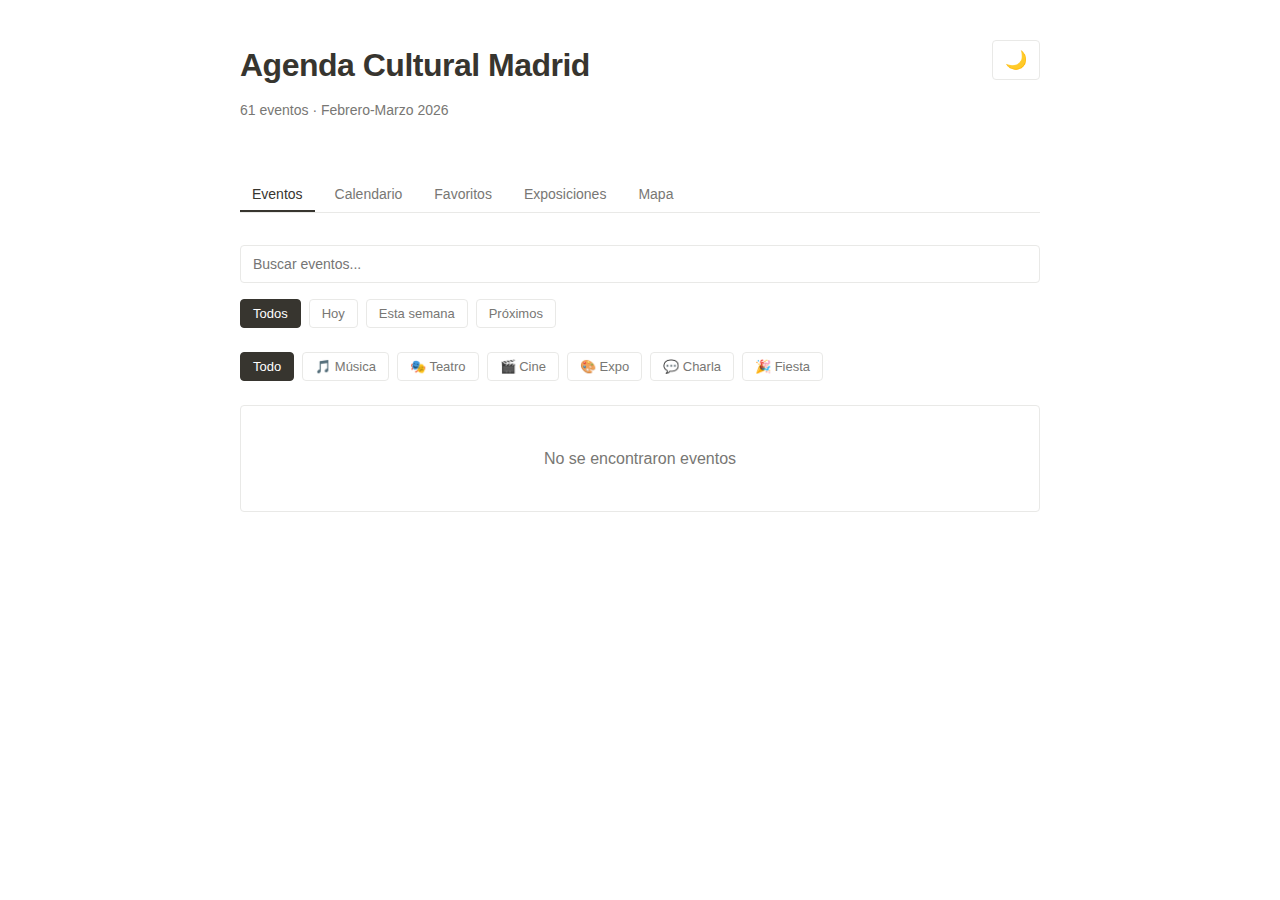
<file: index.html>
<!DOCTYPE html>
<html lang="es">
<head>
    <meta charset="UTF-8">
    <meta name="viewport" content="width=device-width, initial-scale=1.0, maximum-scale=1.0, user-scalable=no">
    <meta name="apple-mobile-web-app-capable" content="yes">
    <meta name="apple-mobile-web-app-status-bar-style" content="black-translucent">
    <meta name="apple-mobile-web-app-title" content="Agenda Madrid">
    <meta name="theme-color" content="#37352f">
    <link rel="apple-touch-icon" href="apple-touch-icon.png">
    <link rel="icon" type="image/png" sizes="512x512" href="icon-512.png">
    <title>Agenda Cultural Madrid</title>
    <style>
        * { margin: 0; padding: 0; box-sizing: border-box; }
        
        :root {
            --bg-primary: #ffffff;
            --bg-secondary: #f7f6f3;
            --text-primary: #37352f;
            --text-secondary: #787774;
            --border-color: #e9e9e7;
            --border-hover: #d3d1cb;
            --accent-color: #37352f;
            --card-bg: #ffffff;
        }
        
        [data-theme="dark"] {
            --bg-primary: #191919;
            --bg-secondary: #2f2f2f;
            --text-primary: #e3e2e0;
            --text-secondary: #9b9a97;
            --border-color: #373737;
            --border-hover: #4a4a4a;
            --accent-color: #e3e2e0;
            --card-bg: #252525;
        }
        
        body { 
            font-family: -apple-system, BlinkMacSystemFont, 'Segoe UI', sans-serif;
            background: var(--bg-primary);
            color: var(--text-primary);
            padding: 40px 20px;
            line-height: 1.6;
            transition: background 0.3s, color 0.3s;
        }
        
        .container { max-width: 800px; margin: 0 auto; }
        
        header { 
            margin-bottom: 32px;
            display: flex;
            justify-content: space-between;
            align-items: start;
        }
        
        .header-left h1 { 
            font-size: 32px; 
            font-weight: 700;
            color: var(--text-primary);
            margin-bottom: 8px;
            letter-spacing: -0.5px;
        }
        
        .subtitle {
            color: var(--text-secondary);
            font-size: 14px;
            margin-bottom: 24px;
        }
        
        .theme-toggle {
            padding: 8px 12px;
            border: 1px solid var(--border-color);
            background: var(--card-bg);
            border-radius: 4px;
            font-size: 18px;
            cursor: pointer;
            transition: all 0.2s;
        }
        
        .theme-toggle:hover {
            background: var(--bg-secondary);
        }
        
        .view-toggle { 
            display: flex; 
            gap: 8px; 
            margin-bottom: 32px;
            border-bottom: 1px solid var(--border-color);
            padding-bottom: 0;
        }
        
        .view-btn { 
            padding: 8px 12px;
            border: none;
            background: none;
            font-size: 14px;
            font-weight: 500;
            cursor: pointer;
            color: var(--text-secondary);
            border-bottom: 2px solid transparent;
            transition: all 0.2s;
        }
        
        .view-btn.active { 
            color: var(--text-primary);
            border-bottom-color: var(--accent-color);
        }
        
        .view-btn:hover { color: var(--text-primary); }
        
        .search-box {
            width: 100%;
            padding: 10px 12px;
            border: 1px solid var(--border-color);
            border-radius: 4px;
            font-size: 14px;
            margin-bottom: 16px;
            background: var(--card-bg);
            color: var(--text-primary);
            transition: all 0.2s;
        }
        
        .search-box:focus {
            outline: none;
            border-color: var(--accent-color);
        }
        
        .filters, .categories {
            display: flex;
            gap: 8px;
            margin-bottom: 24px;
            flex-wrap: wrap;
            overflow-x: auto;
            -webkit-overflow-scrolling: touch;
        }
        
        .filters::-webkit-scrollbar, .categories::-webkit-scrollbar { display: none; }
        
        .filter-btn, .cat-btn {
            padding: 6px 12px;
            border: 1px solid var(--border-color);
            background: var(--card-bg);
            border-radius: 4px;
            font-size: 13px;
            font-weight: 500;
            cursor: pointer;
            color: var(--text-secondary);
            transition: all 0.15s;
            white-space: nowrap;
        }
        
        .filter-btn.active, .cat-btn.active {
            background: var(--accent-color);
            color: var(--bg-primary);
            border-color: var(--accent-color);
        }
        
        .filter-btn:hover, .cat-btn:hover { 
            background: var(--bg-secondary); 
        }
        
        .filter-btn.active:hover, .cat-btn.active:hover {
            background: var(--accent-color);
            opacity: 0.9;
        }
        
        .events-list, .exhibitions-list { 
            display: flex; 
            flex-direction: column; 
            gap: 12px; 
        }
        
        .event-card, .expo-card {
            background: var(--card-bg);
            border: 1px solid var(--border-color);
            border-radius: 4px;
            padding: 20px;
            transition: all 0.2s;
            position: relative;
        }
        
        .event-card:hover, .expo-card:hover {
            border-color: var(--border-hover);
            box-shadow: 0 1px 3px rgba(0,0,0,0.1);
        }
        
        .event-header {
            display: flex;
            justify-content: space-between;
            align-items: start;
            margin-bottom: 12px;
        }
        
        .event-title, .expo-title {
            font-size: 16px;
            font-weight: 600;
            color: var(--text-primary);
            margin-bottom: 6px;
            padding-right: 100px;
        }
        
        .event-meta {
            display: flex;
            gap: 16px;
            font-size: 13px;
            color: var(--text-secondary);
            margin-bottom: 8px;
        }
        
        .event-description {
            font-size: 14px;
            color: var(--text-secondary);
            margin-bottom: 12px;
        }
        
        .event-actions {
            display: flex;
            gap: 8px;
            flex-wrap: wrap;
            margin-top: 12px;
        }
        
        .event-btn {
            padding: 6px 10px;
            border: 1px solid var(--border-color);
            background: var(--card-bg);
            border-radius: 4px;
            font-size: 12px;
            font-weight: 500;
            cursor: pointer;
            color: var(--text-secondary);
            transition: all 0.15s;
        }
        
        .event-btn:hover {
            background: var(--bg-secondary);
            border-color: var(--border-hover);
        }
        
        .event-btn.active {
            background: var(--accent-color);
            color: var(--bg-primary);
            border-color: var(--accent-color);
        }
        
        .badge {
            position: absolute;
            top: 20px;
            right: 20px;
            padding: 5px 12px;
            border-radius: 3px;
            font-size: 11px;
            font-weight: 600;
            white-space: nowrap;
        }
        
        .badge.puntual {
            background: #f7f6f3;
            color: #787774;
        }
        
        .badge.exposicion {
            background: #f3e8ff;
            color: #7c3aed;
        }
        
        [data-theme="dark"] .badge.puntual {
            background: #373737;
            color: #9b9a97;
        }
        
        [data-theme="dark"] .badge.exposicion {
            background: #3730a3;
            color: #c4b5fd;
        }
        
        .event-category-tag {
            display: inline-block;
            padding: 3px 8px;
            background: #37352f;
            color: #ffffff;
            border-radius: 3px;
            font-size: 11px;
            font-weight: 600;
            text-transform: uppercase;
            letter-spacing: 0.3px;
            margin-right: 12px;
        }
        
        [data-theme="dark"] .event-category-tag {
            background: #e3e2e0;
            color: #191919;
        }
        
        .badge.today {
            background: #ffe3e3;
            color: #eb5757;
        }
        
        [data-theme="dark"] .badge.today {
            background: #4a1f1f;
            color: #ff6b6b;
        }
        
        .hidden { display: none; }
        
        .map-container {
            background: var(--card-bg);
            border: 1px solid var(--border-color);
            border-radius: 4px;
            padding: 20px;
            margin-bottom: 15px;
        }
        
        .map-iframe {
            width: 100%;
            height: 500px;
            border: none;
            border-radius: 4px;
        }
        
        .map-info {
            background: var(--bg-secondary);
            padding: 15px;
            border-radius: 4px;
            margin-top: 15px;
        }
        
        .map-info p {
            font-size: 14px;
            color: var(--text-secondary);
            margin-bottom: 10px;
        }
        
        .map-info a {
            color: var(--accent-color);
            font-weight: 600;
            text-decoration: none;
        }
        
        .calendar-view {
            background: var(--card-bg);
            border: 1px solid var(--border-color);
            border-radius: 4px;
            padding: 20px;
        }
        
        .calendar-header {
            display: flex;
            justify-content: space-between;
            align-items: center;
            margin-bottom: 20px;
        }
        
        .calendar-header h2 {
            font-size: 20px;
            color: var(--text-primary);
        }
        
        .calendar-nav {
            display: flex;
            gap: 10px;
        }
        
        .calendar-nav button {
            background: var(--accent-color);
            color: var(--bg-primary);
            border: none;
            padding: 8px 16px;
            border-radius: 4px;
            cursor: pointer;
            font-weight: 600;
            font-size: 13px;
        }
        
        .calendar-grid {
            display: grid;
            grid-template-columns: repeat(7, 1fr);
            gap: 8px;
        }
        
        .calendar-day-header {
            text-align: center;
            font-weight: 600;
            color: var(--text-secondary);
            font-size: 12px;
            padding: 8px;
        }
        
        .calendar-day {
            background: var(--bg-secondary);
            border-radius: 4px;
            padding: 8px;
            min-height: 60px;
            font-size: 13px;
            cursor: pointer;
            transition: all 0.2s;
            border: 1px solid transparent;
        }
        
        .calendar-day:hover {
            background: var(--card-bg);
            border-color: var(--border-color);
        }
        
        .calendar-day.other-month {
            opacity: 0.3;
        }
        
        .calendar-day.has-events {
            background: var(--bg-secondary);
            border: 1px solid var(--accent-color);
        }
        
        .calendar-day-number {
            font-weight: 600;
            margin-bottom: 4px;
            color: var(--text-primary);
        }
        
        .calendar-event-dot {
            width: 6px;
            height: 6px;
            background: var(--accent-color);
            border-radius: 50%;
            display: inline-block;
            margin: 2px;
        }
        
        .modal {
            display: none;
            position: fixed;
            top: 0;
            left: 0;
            right: 0;
            bottom: 0;
            background: rgba(0,0,0,0.7);
            z-index: 1000;
            align-items: center;
            justify-content: center;
            padding: 20px;
        }
        
        .modal.active { display: flex; }
        
        .modal-content {
            background: var(--card-bg);
            border-radius: 8px;
            padding: 0;
            max-width: 600px;
            width: 100%;
            max-height: 80vh;
            overflow: hidden;
            display: flex;
            flex-direction: column;
        }
        
        .modal-header {
            display: flex;
            justify-content: space-between;
            align-items: center;
            padding: 24px;
            border-bottom: 1px solid var(--border-color);
        }
        
        .modal-header h3 {
            font-size: 20px;
            color: var(--text-primary);
        }
        
        .modal-close {
            font-size: 28px;
            cursor: pointer;
            color: var(--text-secondary);
            background: none;
            border: none;
            line-height: 1;
            padding: 0;
        }
        
        .modal-close:hover {
            color: var(--text-primary);
        }
        
        .modal-body {
            padding: 24px;
            overflow-y: auto;
            flex: 1;
        }
        
        .modal-event {
            background: var(--bg-secondary);
            border: 1px solid var(--border-color);
            border-radius: 4px;
            padding: 16px;
            margin-bottom: 12px;
        }
        
        .modal-event:last-child {
            margin-bottom: 0;
        }
        
        .modal-event-title {
            font-size: 15px;
            font-weight: 600;
            color: var(--text-primary);
            margin-bottom: 6px;
        }
        
        .modal-event-time {
            font-size: 13px;
            color: var(--text-secondary);
            margin-bottom: 4px;
        }
        
        .modal-event-location {
            font-size: 13px;
            color: var(--text-secondary);
        }
        
        .modal-event-category {
            display: inline-block;
            padding: 2px 6px;
            background: var(--accent-color);
            color: var(--bg-primary);
            border-radius: 2px;
            font-size: 10px;
            font-weight: 600;
            text-transform: uppercase;
            margin-bottom: 8px;
        }
        
        .reminder-options {
            display: flex;
            flex-direction: column;
            gap: 12px;
        }
        
        .reminder-option {
            padding: 12px;
            background: var(--bg-secondary);
            border: 1px solid var(--border-color);
            border-radius: 4px;
            cursor: pointer;
            transition: all 0.2s;
        }
        
        .reminder-option:hover {
            background: var(--card-bg);
            border-color: var(--border-hover);
        }
        
        .reminder-option.active {
            border-color: var(--accent-color);
            background: var(--bg-secondary);
        }
        
        .empty-state {
            text-align: center;
            padding: 40px 20px;
            background: var(--card-bg);
            border: 1px solid var(--border-color);
            border-radius: 4px;
        }
        
        .empty-state p {
            font-size: 16px;
            color: var(--text-secondary);
        }
        
        .expo-info {
            background: var(--card-bg);
            border: 1px solid var(--border-color);
            border-radius: 4px;
            padding: 15px;
            margin-bottom: 15px;
        }
        
        .expo-info p {
            font-size: 14px;
            color: var(--text-secondary);
        }
        
        .cta-btn {
            display: inline-block;
            background: var(--accent-color);
            color: var(--bg-primary);
            padding: 10px 20px;
            border-radius: 4px;
            font-weight: 600;
            text-decoration: none;
            margin-top: 10px;
            font-size: 14px;
            transition: all 0.2s;
        }
        
        .cta-btn:hover {
            opacity: 0.9;
        }
    </style>
</head>
<body>
    <div class="container">
        <header>
            <div class="header-left">
                <h1>Agenda Cultural Madrid</h1>
                <p class="subtitle">61 eventos · Febrero-Marzo 2026</p>
            </div>
            <button class="theme-toggle" onclick="toggleTheme()" title="Cambiar tema">
                <span id="themeIcon">🌙</span>
            </button>
        </header>

        <div class="view-toggle">
            <button class="view-btn active" onclick="showView('agenda')">Eventos</button>
            <button class="view-btn" onclick="showView('calendar')">Calendario</button>
            <button class="view-btn" onclick="showView('favorites')">Favoritos</button>
            <button class="view-btn" onclick="showView('exposiciones')">Exposiciones</button>
            <button class="view-btn" onclick="showView('mapa')">Mapa</button>
        </div>

        <div id="agendaView">
            <input type="text" class="search-box" placeholder="Buscar eventos..." oninput="handleSearch(event)">
            <div class="filters">
                <button class="filter-btn active" onclick="setFilter('all')">Todos</button>
                <button class="filter-btn" onclick="setFilter('today')">Hoy</button>
                <button class="filter-btn" onclick="setFilter('week')">Esta semana</button>
                <button class="filter-btn" onclick="setFilter('upcoming')">Próximos</button>
            </div>
            <div class="categories">
                <button class="cat-btn active" onclick="setCategory('all')">Todo</button>
                <button class="cat-btn" onclick="setCategory('Música')">🎵 Música</button>
                <button class="cat-btn" onclick="setCategory('Teatro')">🎭 Teatro</button>
                <button class="cat-btn" onclick="setCategory('Cine')">🎬 Cine</button>
                <button class="cat-btn" onclick="setCategory('Exposición')">🎨 Expo</button>
                <button class="cat-btn" onclick="setCategory('Charla')">💬 Charla</button>
                <button class="cat-btn" onclick="setCategory('Fiesta')">🎉 Fiesta</button>
            </div>
            <div id="eventsList" class="events-list"></div>
        </div>

        <div id="calendarView" class="hidden">
            <div class="calendar-view">
                <div class="calendar-header">
                    <h2 id="calendarMonth"></h2>
                    <div class="calendar-nav">
                        <button onclick="changeMonth(-1)">← Anterior</button>
                        <button onclick="changeMonth(1)">Siguiente →</button>
                    </div>
                </div>
                <div class="calendar-grid" id="calendarGrid"></div>
            </div>
        </div>

        <div id="favoritesView" class="hidden">
            <div class="expo-info">
                <p>⭐ Tus eventos favoritos guardados</p>
            </div>
            <div id="favoritesList" class="events-list"></div>
        </div>

        <div id="exposicionesView" class="hidden">
            <div class="expo-info">
                <p>🎨 Exposiciones y muestras de larga duración en Madrid</p>
            </div>
            <div id="exhibitionsList" class="exhibitions-list"></div>
        </div>

        <div id="mapaView" class="hidden">
            <div class="map-container">
                <iframe class="map-iframe" src="https://www.google.com/maps/d/u/0/embed?mid=10nIiJQze5J4xbDvuu-c9tMRvNeFlz9E&ehbc=2E312F" loading="lazy"></iframe>
                <div class="map-info">
                    <p>🍷 Bares españoles auténticos de Madrid</p>
                    <a href="https://www.google.com/maps/d/u/0/viewer?mid=10nIiJQze5J4xbDvuu-c9tMRvNeFlz9E" target="_blank">Abrir en Google Maps →</a>
                </div>
            </div>
        </div>
    </div>

    <!-- Reminder Modal -->
    <div id="reminderModal" class="modal">
        <div class="modal-content">
            <div class="modal-header">
                <h3>⏰ Configurar recordatorio</h3>
                <button class="modal-close" onclick="closeReminderModal()">×</button>
            </div>
            <div class="modal-body">
                <div class="reminder-options">
                    <div class="reminder-option" onclick="setReminder(currentEventId, 1)">
                        <strong>1 día antes</strong><br>
                        <small>Te avisaremos 24h antes del evento</small>
                    </div>
                    <div class="reminder-option" onclick="setReminder(currentEventId, 2)">
                        <strong>2 días antes</strong><br>
                        <small>Te avisaremos 48h antes del evento</small>
                    </div>
                    <div class="reminder-option" onclick="setReminder(currentEventId, 7)">
                        <strong>1 semana antes</strong><br>
                        <small>Te avisaremos 7 días antes del evento</small>
                    </div>
                </div>
            </div>
        </div>
    </div>

    <!-- Day Events Modal -->
    <div id="dayEventsModal" class="modal">
        <div class="modal-content">
            <div class="modal-header">
                <h3 id="dayEventsTitle">Eventos del día</h3>
                <button class="modal-close" onclick="closeDayEventsModal()">×</button>
            </div>
            <div class="modal-body" id="dayEventsContent">
            </div>
        </div>
    </div>

    <script>
        const EVENTS = [
            {id:'1',titulo:'Jazz en Café Central',fecha:'2026-02-14',hora:'21:00',lugar:'Café Central - Plaza del Ángel',descripcion:'Concierto de jazz en vivo',categoria:'Música',url:''},
            {id:'2',titulo:'Exposición Thyssen',fecha:'2026-02-10',hora:'10:00',lugar:'Museo Thyssen',descripcion:'Arte contemporáneo',categoria:'Exposición',url:'https://museothyssen.org'},
            {id:'3',titulo:'Cine de Terror',fecha:'2026-02-12',hora:'20:30',lugar:'Cineteca Madrid',descripcion:'Ciclo de cine de terror clásico',categoria:'Cine',url:''},
            {id:'4',titulo:'La urgencia de comprender - Sesión 1',fecha:'2026-02-10',hora:'19:00',lugar:'La Casa Encendida',descripcion:'Narrativas en conflictos contemporáneos',categoria:'Charla',url:'https://www.lacasaencendida.es'},
            {id:'5',titulo:'La urgencia de comprender - Sesión 2',fecha:'2026-02-12',hora:'19:00',lugar:'La Casa Encendida',descripcion:'Narrativas en conflictos contemporáneos',categoria:'Charla',url:'https://www.lacasaencendida.es'},
            {id:'6',titulo:'La urgencia de comprender - Sesión 3',fecha:'2026-02-17',hora:'19:00',lugar:'La Casa Encendida',descripcion:'Narrativas en conflictos contemporáneos',categoria:'Charla',url:'https://www.lacasaencendida.es'},
            {id:'7',titulo:'La urgencia de comprender - Sesión 4',fecha:'2026-02-19',hora:'19:00',lugar:'La Casa Encendida',descripcion:'Narrativas en conflictos contemporáneos',categoria:'Charla',url:'https://www.lacasaencendida.es'},
            {id:'8',titulo:'La urgencia de comprender - Sesión 5',fecha:'2026-02-24',hora:'19:00',lugar:'La Casa Encendida',descripcion:'Narrativas en conflictos contemporáneos',categoria:'Charla',url:'https://www.lacasaencendida.es'},
            {id:'9',titulo:'The Fisher King (Cinemascope 35mm)',fecha:'2026-02-22',hora:'17:30',lugar:'C. de Mira, el Río Baja, 11B',descripcion:'Proyección en formato espectacular 35mm',categoria:'Cine',url:''},
            {id:'10',titulo:'Madrid Design Festival 2026',fecha:'2026-02-05',hora:'',lugar:'Varios espacios en Madrid',descripcion:'Festival de diseño con 55 exposiciones y 162 actividades',categoria:'Exposición',url:'https://madriddesignfestival.lafabrica.com'},
            {id:'11',titulo:'FORMA Design Fair',fecha:'2026-03-04',hora:'',lugar:'Matadero Madrid',descripcion:'Primera feria española de diseño de colección',categoria:'Exposición',url:'https://madriddesignfestival.lafabrica.com'},
            {id:'12',titulo:'Elipa Flamenca - Actuación 1',fecha:'2026-02-07',hora:'19:00',lugar:'Centro Cultural Príncipe de Asturias',descripcion:'Ciclo de flamenco gratuito. Artistas: David de Arahal & Sandra Carrasco y más',categoria:'Música',url:'https://zocoflamenco.com/el-zoco/elipa-flamenca-2026-del-5-al-28-de-febrero/'},
            {id:'13',titulo:'Elipa Flamenca - Actuación 2',fecha:'2026-02-08',hora:'19:00',lugar:'Centro Cultural Príncipe de Asturias',descripcion:'Ciclo de flamenco gratuito. Artistas: Laura Reyes & Javier Pimiento y más',categoria:'Música',url:'https://zocoflamenco.com/el-zoco/elipa-flamenca-2026-del-5-al-28-de-febrero/'},
            {id:'14',titulo:'Elipa Flamenca - Actuación 3',fecha:'2026-02-14',hora:'19:00',lugar:'Centro Cultural Príncipe de Asturias',descripcion:'Ciclo de flamenco gratuito. Artistas: Rafael Jiménez El Tato y más',categoria:'Música',url:'https://zocoflamenco.com/el-zoco/elipa-flamenca-2026-del-5-al-28-de-febrero/'},
            {id:'15',titulo:'Elipa Flamenca - Actuación 4',fecha:'2026-02-15',hora:'19:00',lugar:'Centro Cultural Príncipe de Asturias',descripcion:'Ciclo de flamenco gratuito. Artistas: Eleazar Cerreduela, José Luis Montón y más',categoria:'Música',url:'https://zocoflamenco.com/el-zoco/elipa-flamenca-2026-del-5-al-28-de-febrero/'},
            {id:'16',titulo:'Elipa Flamenca - Actuación 5',fecha:'2026-02-21',hora:'19:00',lugar:'Centro Cultural Príncipe de Asturias',descripcion:'Ciclo de flamenco gratuito con grandes figuras del flamenco madrileño',categoria:'Música',url:'https://zocoflamenco.com/el-zoco/elipa-flamenca-2026-del-5-al-28-de-febrero/'},
            {id:'17',titulo:'Elipa Flamenca - Actuación 6',fecha:'2026-02-22',hora:'19:00',lugar:'Centro Cultural Príncipe de Asturias',descripcion:'Ciclo de flamenco gratuito con grandes figuras del flamenco madrileño',categoria:'Música',url:'https://zocoflamenco.com/el-zoco/elipa-flamenca-2026-del-5-al-28-de-febrero/'},
            {id:'18',titulo:'Elipa Flamenca - Cierre',fecha:'2026-02-28',hora:'19:00',lugar:'Centro Cultural Príncipe de Asturias',descripcion:'Última actuación del ciclo de flamenco gratuito Elipa Flamenca 2026',categoria:'Música',url:'https://zocoflamenco.com/el-zoco/elipa-flamenca-2026-del-5-al-28-de-febrero/'},
            {id:'19',titulo:'Literatura, individuo y territorio',fecha:'2026-02-09',hora:'19:00',lugar:'Círculo de Bellas Artes',descripcion:'Con Carmen Madorrán e Irene Ortiz Gala',categoria:'Charla',url:'https://circulobellasartes.com'},
            {id:'20',titulo:'Sobre el porvenir de nuestras universidades',fecha:'2026-02-10',hora:'19:00',lugar:'Círculo de Bellas Artes',descripcion:'Con Clara Ramas y Diego Garrocho',categoria:'Charla',url:'https://circulobellasartes.com'},
            {id:'21',titulo:'La Mesa Redonda: Lo crujiente',fecha:'2026-02-10',hora:'20:00',lugar:'Círculo de Bellas Artes',descripcion:'Con Manuel Gare, Ana Gorostizu y María Sánchez Saorín',categoria:'Teatro',url:'https://circulobellasartes.com'},
            {id:'22',titulo:'Día de la mujer y la niña en Ciencia',fecha:'2026-02-11',hora:'10:00',lugar:'Círculo de Bellas Artes',descripcion:'Mujeres que hacen ciencia',categoria:'Charla',url:'https://circulobellasartes.com'},
            {id:'23',titulo:'La Casa de las Artes. Abierta desde 1926',fecha:'2026-02-11',hora:'19:00',lugar:'Círculo de Bellas Artes',descripcion:'Inauguración de exposición',categoria:'Exposición',url:'https://circulobellasartes.com'},
            {id:'24',titulo:'Moisés P. Sánchez: Beyond Beethoven',fecha:'2026-02-11',hora:'19:30',lugar:'Círculo de Bellas Artes',descripcion:'Concierto benéfico',categoria:'Música',url:'https://circulobellasartes.com'},
            {id:'25',titulo:'Sobre el porvenir de nuestras universidades',fecha:'2026-02-12',hora:'19:00',lugar:'Círculo de Bellas Artes',descripcion:'Con Rodrigo Castro y Antonio Sánchez',categoria:'Charla',url:'https://circulobellasartes.com'},
            {id:'26',titulo:'Otros principios de autoridad',fecha:'2026-02-12',hora:'19:00',lugar:'Círculo de Bellas Artes',descripcion:'Ciclo Maestras contemporáneas. Con Marisa Manchado, Pilar Serrano Betored y Marta López Vilar',categoria:'Charla',url:'https://circulobellasartes.com'},
            {id:'27',titulo:'Un Carnaval legendario',fecha:'2026-02-14',hora:'22:30',lugar:'Círculo de Bellas Artes',descripcion:'Fiesta de carnaval',categoria:'Fiesta',url:'https://circulobellasartes.com'},
            {id:'28',titulo:'Konstantin Krimmel & Ammiel Bushakevitz',fecha:'2026-02-15',hora:'19:00',lugar:'Círculo de Bellas Artes',descripcion:'Círculo de Cámara',categoria:'Música',url:'https://circulobellasartes.com'},
            {id:'29',titulo:'La impaciencia del corazón',fecha:'2026-02-11',hora:'19:00',lugar:'Goethe-Institut Madrid, C/ Zurbarán 21',descripcion:'Cine Club Goethe. Película basada en la novela de Stefan Zweig. VO con subtítulos',categoria:'Cine',url:'https://www.goethe.de/ins/es/es/ver.cfm?event_id=27202456'},
            {id:'30',titulo:'Nuevos y viejos colonialismos',fecha:'2026-02-21',hora:'12:30',lugar:'La Casa Encendida',descripcion:'Conversar, un mundo en tránsito. Con Nabil Al Raee y Dani Zelko',categoria:'Charla',url:'https://www.lacasaencendida.es/ciclo/conversar-un-mundo-en-transito'},
            {id:'31',titulo:'El papel de Europa',fecha:'2026-02-21',hora:'19:30',lugar:'La Casa Encendida',descripcion:'Conversar, un mundo en tránsito. Con Claudio Francavilla y Áurea Moltó',categoria:'Charla',url:'https://www.lacasaencendida.es/ciclo/conversar-un-mundo-en-transito'},
            {id:'32',titulo:'La cronología del agua',fecha:'2026-02-11',hora:'17:00',lugar:'Cine Estudio - Círculo de Bellas Artes',descripcion:'De Kristen Stewart',categoria:'Cine',url:'https://www.instagram.com/cinestudiocba/'},
            {id:'33',titulo:'Innisfree',fecha:'2026-02-11',hora:'19:30',lugar:'Cine Estudio - Círculo de Bellas Artes',descripcion:'De José Luis Guerin',categoria:'Cine',url:'https://www.instagram.com/cinestudiocba/'},
            {id:'34',titulo:'Marty Supreme',fecha:'2026-02-11',hora:'22:00',lugar:'Cine Estudio - Círculo de Bellas Artes',descripcion:'De Josh Safdie',categoria:'Cine',url:'https://www.instagram.com/cinestudiocba/'},
            {id:'35',titulo:'La lucha',fecha:'2026-02-12',hora:'17:00',lugar:'Cine Estudio - Círculo de Bellas Artes',descripcion:'De Jose Alayón',categoria:'Cine',url:'https://www.instagram.com/cinestudiocba/'},
            {id:'36',titulo:'En construcción',fecha:'2026-02-12',hora:'19:30',lugar:'Cine Estudio - Círculo de Bellas Artes',descripcion:'De José Luis Guerin',categoria:'Cine',url:'https://www.instagram.com/cinestudiocba/'},
            {id:'37',titulo:'La tarta del presidente',fecha:'2026-02-12',hora:'22:00',lugar:'Cine Estudio - Círculo de Bellas Artes',descripcion:'De Hasan Hadi',categoria:'Cine',url:'https://www.instagram.com/cinestudiocba/'},
            {id:'38',titulo:'Al final de la escapada',fecha:'2026-02-13',hora:'17:00',lugar:'Cine Estudio - Círculo de Bellas Artes',descripcion:'De Jean-Luc Godard',categoria:'Cine',url:'https://www.instagram.com/cinestudiocba/'},
            {id:'39',titulo:'No hay otra opción',fecha:'2026-02-13',hora:'18:45',lugar:'Cine Estudio - Círculo de Bellas Artes',descripcion:'De Park Chan-wook',categoria:'Cine',url:'https://www.instagram.com/cinestudiocba/'},
            {id:'40',titulo:'Historias del buen valle',fecha:'2026-02-13',hora:'21:30',lugar:'Cine Estudio - Círculo de Bellas Artes',descripcion:'De José Luis Guerin',categoria:'Cine',url:'https://www.instagram.com/cinestudiocba/'},
            {id:'41',titulo:'La tarta del presidente',fecha:'2026-02-14',hora:'17:00',lugar:'Cine Estudio - Círculo de Bellas Artes',descripcion:'De Hasan Hadi',categoria:'Cine',url:'https://www.instagram.com/cinestudiocba/'},
            {id:'42',titulo:'Historias del buen valle',fecha:'2026-02-14',hora:'19:00',lugar:'Cine Estudio - Círculo de Bellas Artes',descripcion:'De José Luis Guerin',categoria:'Cine',url:'https://www.instagram.com/cinestudiocba/'},
            {id:'43',titulo:'No hay otra opción',fecha:'2026-02-14',hora:'21:30',lugar:'Cine Estudio - Círculo de Bellas Artes',descripcion:'De Park Chan-wook',categoria:'Cine',url:'https://www.instagram.com/cinestudiocba/'},
            {id:'44',titulo:'La tarta del presidente',fecha:'2026-02-15',hora:'17:00',lugar:'Cine Estudio - Círculo de Bellas Artes',descripcion:'De Hasan Hadi',categoria:'Cine',url:'https://www.instagram.com/cinestudiocba/'},
            {id:'45',titulo:'Historias del buen valle',fecha:'2026-02-15',hora:'19:00',lugar:'Cine Estudio - Círculo de Bellas Artes',descripcion:'De José Luis Guerin',categoria:'Cine',url:'https://www.instagram.com/cinestudiocba/'},
            {id:'46',titulo:'No hay otra opción',fecha:'2026-02-15',hora:'22:00',lugar:'Cine Estudio - Círculo de Bellas Artes',descripcion:'De Park Chan-wook',categoria:'Cine',url:'https://www.instagram.com/cinestudiocba/'},
            {id:'47',titulo:'Sonido Futuro: ¿Quién necesita una rave?',fecha:'2026-02-19',hora:'19:00',lugar:'Círculo de Bellas Artes',descripcion:'Jornadas de música electrónica. Culturas del baile con Marta Echaves, Magui Dávila, Ana Gorostizu y Pepe Tesoro (modera)',categoria:'Música',url:'https://circulobellasartes.com'},
            {id:'48',titulo:'Sonido Futuro: Error -9996',fecha:'2026-02-20',hora:'19:00',lugar:'Círculo de Bellas Artes',descripcion:'Jornadas de música electrónica. Experiencias sonoras con Gara Hernández, Coco Moya, Ámbar Tenorio Fornés y Ares Bordes (modera)',categoria:'Música',url:'https://circulobellasartes.com'},
            {id:'49',titulo:'Sonido Futuro: {Embrace ERRØR}.code(party)',fecha:'2026-02-20',hora:'21:00',lugar:'Círculo de Bellas Artes',descripcion:'Jornadas de música electrónica. Fiesta de cierre',categoria:'Fiesta',url:'https://circulobellasartes.com'},
            {id:'50',titulo:'AfroJam Madrid',fecha:'2026-02-13',hora:'21:30',lugar:'El Sótano Madrid',descripcion:'Jam session de música afro. Todos los jueves 21:30-1:00. Sesión DJ 00:30-5:30',categoria:'Música',url:'https://linktr.ee/afrojammad'},
            {id:'51',titulo:'AfroJam Madrid',fecha:'2026-02-20',hora:'21:30',lugar:'El Sótano Madrid',descripcion:'Jam session de música afro. Todos los jueves 21:30-1:00. Sesión DJ 00:30-5:30',categoria:'Música',url:'https://linktr.ee/afrojammad'},
            {id:'52',titulo:'AfroJam Madrid',fecha:'2026-02-27',hora:'21:30',lugar:'El Sótano Madrid',descripcion:'Jam session de música afro. Todos los jueves 21:30-1:00. Sesión DJ 00:30-5:30',categoria:'Música',url:'https://linktr.ee/afrojammad'},
            {id:'53',titulo:'Cine y política: ¿Teléfono rojo? Volamos hacia Moscú (VOSE)',fecha:'2026-03-05',hora:'19:30',lugar:'Cine Embajadores Río',descripcion:'Ciclo Cine y Política. Proyección + coloquio con Emilio Doménech y Ricardo Dudda. Film de Stanley Kubrick',categoria:'Cine',url:'https://cinesembajadores.es/pelicula/cine-y-politica-telefono-rojo-volamos-hacia-moscu-vose/'},
            {id:'54',titulo:'Evento de prueba',fecha:'2026-02-17',hora:'17:00',lugar:'Museo Reina Sofía',descripcion:'Evento de prueba para validar el sistema de actualización automática',categoria:'Exposición',url:''},
            {id:'55',titulo:'El impacto de la inteligencia artificial en la salud',fecha:'2026-02-16',hora:'19:00',lugar:'Círculo de Bellas Artes',descripcion:'Ciclo: Ciencia, medicina y humanismo. Con Julio Mayol',categoria:'Charla',url:'https://circulobellasartes.com'},
            {id:'56',titulo:'Recalculando ruta saliente',fecha:'2026-02-16',hora:'19:00',lugar:'Círculo de Bellas Artes',descripcion:'Seminario sobre la mentira, de Antonio Gamoneda. Con Esther Ramón',categoria:'Charla',url:'https://circulobellasartes.com'},
            {id:'57',titulo:'El siglo de las luces encendidas y apagadas',fecha:'2026-02-17',hora:'18:00',lugar:'Círculo de Bellas Artes',descripcion:'Ciclo: Teoría del desconocimiento',categoria:'Charla',url:'https://circulobellasartes.com'},
            {id:'58',titulo:'Umbral poético',fecha:'2026-02-18',hora:'19:00',lugar:'Círculo de Bellas Artes',descripcion:'Recital de poesía',categoria:'Teatro',url:'https://circulobellasartes.com'},
            {id:'59',titulo:'A través del espejo: ecos de las memorias sexodisidentes',fecha:'2026-02-19',hora:'18:00',lugar:'Círculo de Bellas Artes',descripcion:'Ciclo: II Mes de la Historia LGBTIAQ+. Con Daniela Ferrández Pérez, Nacha María Sánchez, María Rosón Villena, Moisés Fernández Cano y Luis Alegre Zahonero',categoria:'Charla',url:'https://circulobellasartes.com'},
            {id:'60',titulo:'AFINES. Marcat Dance',fecha:'2026-02-20',hora:'20:00',lugar:'Círculo de Bellas Artes',descripcion:'Danza contemporánea',categoria:'Teatro',url:'https://circulobellasartes.com'},
            {id:'61',titulo:'AFINES. Marcat Dance',fecha:'2026-02-21',hora:'20:00',lugar:'Círculo de Bellas Artes',descripcion:'Danza contemporánea',categoria:'Teatro',url:'https://circulobellasartes.com'}
        ];

        const EXHIBITIONS = [
            {id:'e1',titulo:'NIke. Diseño en movimiento',fechaFin:'2026-04-05',lugar:'TeamLabs, Plaza San Martín 1',descripcion:'La mayor exposición jamás creada sobre Nike',url:'https://www.lafabrica.com'},
            {id:'e2',titulo:'André Ricard. Diseño en uso',fechaFin:'2026-05-03',lugar:'Fernán Gómez Centro Cultural',descripcion:'Retrospectiva de 60 años del pionero del diseño industrial español',url:'https://madriddesignfestival.lafabrica.com'},
            {id:'e3',titulo:'Manifiesto Mediterráneo',fechaFin:'2026-05-03',lugar:'Fernán Gómez Centro Cultural',descripcion:'Obras de 30+ artistas: cerámica, vidrio, cestería, textiles',url:'https://madriddesignfestival.lafabrica.com'},
            {id:'e4',titulo:'Arte textil en Guatemala',fechaFin:'2026-05-03',lugar:'Fernán Gómez Centro Cultural',descripcion:'Huipiles, tejidos y patrimonio cultural guatemalteco',url:'https://madriddesignfestival.lafabrica.com'},
            {id:'e5',titulo:'La casa de las artes. Abierta desde 1926',fechaFin:'2026-05-10',lugar:'Círculo de Bellas Artes',descripcion:'Exposición sobre la historia del Círculo de Bellas Artes',url:'https://circulobellasartes.com'}
        ];

        let currentFilter = 'all';
        let currentCategory = 'all';
        let currentEventId = null;
        let searchTerm = '';
        let currentMonth = new Date();
        let favorites = JSON.parse(localStorage.getItem('favorites') || '[]');
        let reminders = JSON.parse(localStorage.getItem('reminders') || '{}');
        let theme = localStorage.getItem('theme') || 'light';

        // Initialize theme
        document.documentElement.setAttribute('data-theme', theme);
        document.getElementById('themeIcon').textContent = theme === 'dark' ? '☀️' : '🌙';

        function toggleTheme() {
            theme = theme === 'light' ? 'dark' : 'light';
            document.documentElement.setAttribute('data-theme', theme);
            document.getElementById('themeIcon').textContent = theme === 'dark' ? '☀️' : '🌙';
            localStorage.setItem('theme', theme);
        }

        function showView(view) {
            document.querySelectorAll('.view-btn').forEach(b => b.classList.remove('active'));
            event.target.classList.add('active');
            ['agendaView','calendarView','favoritesView','exposicionesView','mapaView'].forEach(v => 
                document.getElementById(v).classList.add('hidden')
            );
            
            if (view === 'agenda') {
                document.getElementById('agendaView').classList.remove('hidden');
                renderEvents();
            } else if (view === 'calendar') {
                document.getElementById('calendarView').classList.remove('hidden');
                renderCalendar();
            } else if (view === 'favorites') {
                document.getElementById('favoritesView').classList.remove('hidden');
                renderFavorites();
            } else if (view === 'exposiciones') {
                document.getElementById('exposicionesView').classList.remove('hidden');
                renderExhibitions();
            } else if (view === 'mapa') {
                document.getElementById('mapaView').classList.remove('hidden');
            }
        }

        function setFilter(filter) {
            currentFilter = filter;
            document.querySelectorAll('.filter-btn').forEach(b => b.classList.remove('active'));
            event.target.classList.add('active');
            renderEvents();
        }

        function setCategory(cat) {
            currentCategory = cat;
            document.querySelectorAll('.cat-btn').forEach(b => b.classList.remove('active'));
            event.target.classList.add('active');
            renderEvents();
        }

        function handleSearch(e) {
            searchTerm = e.target.value.toLowerCase();
            renderEvents();
        }

        function toggleFavorite(id) {
            if (favorites.includes(id)) {
                favorites = favorites.filter(f => f !== id);
            } else {
                favorites.push(id);
            }
            localStorage.setItem('favorites', JSON.stringify(favorites));
            renderEvents();
            renderFavorites();
        }

        function addToCalendar(event) {
            const startDate = new Date(event.fecha + 'T' + (event.hora || '00:00'));
            const endDate = new Date(startDate.getTime() + 2*60*60*1000);
            
            const formatICSDate = d => {
                const pad = n => String(n).padStart(2, '0');
                return `${d.getFullYear()}${pad(d.getMonth()+1)}${pad(d.getDate())}T${pad(d.getHours())}${pad(d.getMinutes())}00`;
            };
            
            const icsContent = [
                'BEGIN:VCALENDAR',
                'VERSION:2.0',
                'PRODID:-//Agenda Madrid//ES',
                'CALSCALE:GREGORIAN',
                'METHOD:PUBLISH',
                'BEGIN:VEVENT',
                `DTSTART:${formatICSDate(startDate)}`,
                `DTEND:${formatICSDate(endDate)}`,
                `SUMMARY:${event.titulo}`,
                `DESCRIPTION:${event.descripcion}`,
                `LOCATION:${event.lugar}`,
                `URL:${event.url || ''}`,
                'STATUS:CONFIRMED',
                'SEQUENCE:0',
                'END:VEVENT',
                'END:VCALENDAR'
            ].join('\r\n');
            
            const blob = new Blob([icsContent], { type: 'text/calendar;charset=utf-8' });
            const link = document.createElement('a');
            link.href = URL.createObjectURL(blob);
            link.download = `${event.titulo.replace(/[^a-z0-9]/gi, '_')}.ics`;
            document.body.appendChild(link);
            link.click();
            document.body.removeChild(link);
        }

        function shareEvent(event) {
            const url = `${window.location.origin}${window.location.pathname}?evento=${event.id}`;
            const text = `${event.titulo}\n📅 ${formatDate(event.fecha)}${event.hora ? ' • '+event.hora : ''}\n📍 ${event.lugar}\n\n${url}`;
            
            if (navigator.share) {
                navigator.share({ title: event.titulo, text: text });
            } else {
                navigator.clipboard.writeText(text);
                alert('¡Enlace copiado! Compártelo donde quieras');
            }
        }

        function openReminderModal(id) {
            currentEventId = id;
            document.getElementById('reminderModal').classList.add('active');
        }

        function closeReminderModal() {
            document.getElementById('reminderModal').classList.remove('active');
            currentEventId = null;
        }

        function setReminder(id, days) {
            const event = EVENTS.find(e => e.id === id);
            const eventDate = new Date(event.fecha);
            const reminderDate = new Date(eventDate);
            reminderDate.setDate(reminderDate.getDate() - days);
            
            reminders[id] = { days, date: reminderDate.toISOString(), eventTitle: event.titulo };
            localStorage.setItem('reminders', JSON.stringify(reminders));
            
            if ('Notification' in window && Notification.permission === 'granted') {
                scheduleNotification(event, reminderDate);
            } else if ('Notification' in window && Notification.permission !== 'denied') {
                Notification.requestPermission().then(permission => {
                    if (permission === 'granted') scheduleNotification(event, reminderDate);
                });
            }
            
            closeReminderModal();
            alert(`✅ Recordatorio configurado para ${days} día${days>1?'s':''} antes`);
        }

        function scheduleNotification(event, date) {
            const now = new Date();
            if (date > now) {
                setTimeout(() => {
                    new Notification('Recordatorio de evento', {
                        body: `${event.titulo} - ${formatDate(event.fecha)} ${event.hora}`,
                        icon: '/icon.png'
                    });
                }, date - now);
            }
        }

        function getDaysUntil(fecha) {
            const today = new Date();
            today.setHours(0,0,0,0);
            const [year, month, day] = fecha.split('-');
            const eventDate = new Date(year, month - 1, day);
            eventDate.setHours(0,0,0,0);
            return Math.ceil((eventDate - today) / (1000*60*60*24));
        }

        function formatDate(fecha) {
            const date = new Date(fecha);
            return date.toLocaleDateString('es-ES', {weekday:'short',day:'numeric',month:'short'});
        }

        function filterEvents() {
            let filtered = [...EVENTS];
            const today = new Date(); today.setHours(0,0,0,0);

            if (searchTerm) {
                filtered = filtered.filter(e => 
                    e.titulo.toLowerCase().includes(searchTerm) ||
                    e.descripcion.toLowerCase().includes(searchTerm) ||
                    e.lugar.toLowerCase().includes(searchTerm)
                );
            } else {
                // If no search term, exclude past events from 'all' filter
                if (currentFilter === 'all') {
                    filtered = filtered.filter(e => new Date(e.fecha) >= today);
                }
            }

            if (currentFilter === 'today') {
                filtered = filtered.filter(e => new Date(e.fecha).toDateString() === today.toDateString());
            } else if (currentFilter === 'week') {
                const weekFromNow = new Date(today);
                weekFromNow.setDate(weekFromNow.getDate() + 7);
                filtered = filtered.filter(e => {
                    const d = new Date(e.fecha);
                    return d >= today && d < weekFromNow;
                });
            } else if (currentFilter === 'upcoming') {
                filtered = filtered.filter(e => new Date(e.fecha) >= today);
            }

            if (currentCategory !== 'all') {
                filtered = filtered.filter(e => e.categoria === currentCategory);
            }

            return filtered.sort((a,b) => new Date(a.fecha) - new Date(b.fecha));
        }

        function renderEvents() {
            const filtered = filterEvents();
            const container = document.getElementById('eventsList');
            
            if (filtered.length === 0) {
                container.innerHTML = '<div class="empty-state"><p>No se encontraron eventos</p></div>';
                return;
            }
            
            container.innerHTML = filtered.map(e => {
                const days = getDaysUntil(e.fecha);
                const isFav = favorites.includes(e.id);
                const hasReminder = reminders[e.id];
                
                // Determine if it's an exposition (lasts multiple days)
                const isExposition = e.categoria === 'Exposición';
                const badgeClass = isExposition ? 'exposicion' : 'puntual';
                
                let badge = '';
                if (days === 0) {
                    badge = '<span class="badge today">Hoy</span>';
                } else if (days === 1) {
                    badge = '<span class="badge today">Mañana</span>';
                } else if (days > 1 && days <= 7) {
                    badge = `<span class="badge ${badgeClass}">En ${days} días</span>`;
                } else if (days > 7) {
                    badge = `<span class="badge ${badgeClass}">En ${days} días</span>`;
                }

                return `
                    <div class="event-card">
                        <div class="event-header">
                            <div style="flex: 1;">
                                <div class="event-title">${e.titulo}</div>
                                <div class="event-meta">
                                    <span class="event-category-tag">${e.categoria}</span>
                                    <span>📅 ${formatDate(e.fecha)}${e.hora ? ' • '+e.hora : ''}</span>
                                    ${e.lugar ? `<span>📍 ${e.lugar}</span>` : ''}
                                </div>
                            </div>
                            ${badge}
                        </div>
                        ${e.descripcion ? `<div class="event-description">${e.descripcion}</div>` : ''}
                        <div class="event-actions">
                            <button class="event-btn ${isFav?'active':''}" onclick="toggleFavorite('${e.id}')">
                                ${isFav?'⭐':'☆'} Favorito
                            </button>
                            <button class="event-btn" onclick='addToCalendar(${JSON.stringify(e)})'>
                                Añadir a calendario
                            </button>
                            <button class="event-btn" onclick='shareEvent(${JSON.stringify(e)})'>
                                Compartir
                            </button>
                            <button class="event-btn ${hasReminder?'active':''}" onclick="openReminderModal('${e.id}')">
                                ${hasReminder?'🔔':'⏰'} Recordar
                            </button>
                        </div>
                        ${e.url ? `<div style="margin-top: 12px;"><a href="${e.url}" target="_blank" style="color: var(--accent-color); text-decoration: none; font-size: 13px; font-weight: 600;">Ver más →</a></div>` : ''}
                    </div>
                `;
            }).join('');
        }

        function renderFavorites() {
            const favEvents = EVENTS.filter(e => favorites.includes(e.id)).sort((a,b) => new Date(a.fecha) - new Date(b.fecha));
            const container = document.getElementById('favoritesList');
            
            if (favEvents.length === 0) {
                container.innerHTML = '<div class="empty-state"><p>No tienes eventos favoritos.<br>Marca eventos con ⭐ para guardarlos aquí.</p></div>';
                return;
            }

            container.innerHTML = favEvents.map(e => {
                const days = getDaysUntil(e.fecha);
                let badge = '';
                if (days === 0) badge = '<span class="badge today">Hoy</span>';
                else if (days === 1) badge = '<span class="badge today">Mañana</span>';
                else if (days > 1 && days <= 7) badge = `<span class="badge">En ${days} días</span>`;

                return `
                    <div class="event-card">
                        <div class="event-header">
                            <div style="flex: 1;">
                                <div class="event-title">${e.titulo}</div>
                                <div class="event-meta">
                                    <span>📅 ${formatDate(e.fecha)}${e.hora ? ' • '+e.hora : ''}</span>
                                </div>
                            </div>
                            ${badge}
                        </div>
                        <div class="event-actions">
                            <button class="event-btn active" onclick="toggleFavorite('${e.id}')">⭐ Quitar</button>
                            <button class="event-btn" onclick='addToCalendar(${JSON.stringify(e)})'>Añadir a calendario</button>
                        </div>
                    </div>
                `;
            }).join('');
        }

        function renderCalendar() {
            const year = currentMonth.getFullYear();
            const month = currentMonth.getMonth();
            const firstDay = new Date(year, month, 1);
            const lastDay = new Date(year, month + 1, 0);
            const prevLastDay = new Date(year, month, 0);
            
            document.getElementById('calendarMonth').textContent = 
                firstDay.toLocaleDateString('es-ES', {month:'long', year:'numeric'});
            
            const grid = document.getElementById('calendarGrid');
            let html = '';
            
            ['Dom','Lun','Mar','Mié','Jue','Vie','Sáb'].forEach(day => {
                html += `<div class="calendar-day-header">${day}</div>`;
            });
            
            const startPadding = firstDay.getDay();
            for (let i = startPadding - 1; i >= 0; i--) {
                const day = prevLastDay.getDate() - i;
                html += `<div class="calendar-day other-month"><div class="calendar-day-number">${day}</div></div>`;
            }
            
            for (let day = 1; day <= lastDay.getDate(); day++) {
                const dateStr = `${year}-${String(month+1).padStart(2,'0')}-${String(day).padStart(2,'0')}`;
                const dayEvents = EVENTS.filter(e => e.fecha === dateStr);
                const hasEvents = dayEvents.length > 0;
                
                html += `<div class="calendar-day ${hasEvents?'has-events':''}" onclick='showDayEvents("${dateStr}")'>
                    <div class="calendar-day-number">${day}</div>
                    ${dayEvents.map(() => '<span class="calendar-event-dot"></span>').join('')}
                </div>`;
            }
            
            const endPadding = 6 - lastDay.getDay();
            for (let i = 1; i <= endPadding; i++) {
                html += `<div class="calendar-day other-month"><div class="calendar-day-number">${i}</div></div>`;
            }
            
            grid.innerHTML = html;
        }

        function changeMonth(delta) {
            currentMonth.setMonth(currentMonth.getMonth() + delta);
            renderCalendar();
        }

        function showDayEvents(date) {
            const dayEvents = EVENTS.filter(e => e.fecha === date);
            if (dayEvents.length === 0) return;
            
            const dateObj = new Date(date);
            const formattedDate = dateObj.toLocaleDateString('es-ES', {
                weekday: 'long',
                day: 'numeric',
                month: 'long',
                year: 'numeric'
            });
            
            document.getElementById('dayEventsTitle').textContent = 
                formattedDate.charAt(0).toUpperCase() + formattedDate.slice(1);
            
            const icons = {'Música':'🎵','Teatro':'🎭','Cine':'🎬','Exposición':'🎨','Fiesta':'🎉','Charla':'💬'};
            
            document.getElementById('dayEventsContent').innerHTML = dayEvents.map(e => `
                <div class="modal-event">
                    <div class="modal-event-category">${e.categoria}</div>
                    <div class="modal-event-title">${icons[e.categoria] || '📌'} ${e.titulo}</div>
                    ${e.hora ? `<div class="modal-event-time">🕐 ${e.hora}</div>` : ''}
                    ${e.lugar ? `<div class="modal-event-location">📍 ${e.lugar}</div>` : ''}
                    ${e.descripcion ? `<div style="font-size: 13px; color: var(--text-secondary); margin-top: 8px;">${e.descripcion}</div>` : ''}
                </div>
            `).join('');
            
            document.getElementById('dayEventsModal').classList.add('active');
        }
        
        function closeDayEventsModal() {
            document.getElementById('dayEventsModal').classList.remove('active');
        }
        
        // Close modals when clicking outside
        document.addEventListener('click', function(e) {
            if (e.target.classList.contains('modal')) {
                closeReminderModal();
                closeDayEventsModal();
            }
        });

        function renderExhibitions() {
            const container = document.getElementById('exhibitionsList');
            container.innerHTML = EXHIBITIONS.map(ex => {
                const days = getDaysUntil(ex.fechaFin);
                const badge = days <= 30 
                    ? '<span class="badge today">¡Últimos días!</span>' 
                    : `<span class="badge exposicion">Hasta ${formatDate(ex.fechaFin)}</span>`;
                
                return `
                    <div class="event-card">
                        <div class="event-header">
                            <div style="flex: 1;">
                                <div class="event-title">${ex.titulo}</div>
                                <div class="event-meta">
                                    <span class="event-category-tag">Exposición</span>
                                    <span>📅 Hasta ${formatDate(ex.fechaFin)} (${days} días restantes)</span>
                                </div>
                            </div>
                            ${badge}
                        </div>
                        <div class="event-meta" style="margin-left: 0;">
                            <span>📍 ${ex.lugar}</span>
                        </div>
                        <div class="event-description">${ex.descripcion}</div>
                        ${ex.url ? `<a href="${ex.url}" target="_blank" class="cta-btn">Más información →</a>` : ''}
                    </div>
                `;
            }).join('');
        }

        // Check URL params for shared events
        const urlParams = new URLSearchParams(window.location.search);
        const sharedEventId = urlParams.get('evento');
        if (sharedEventId) {
            const event = EVENTS.find(e => e.id === sharedEventId);
            if (event) {
                setTimeout(() => {
                    alert(`📅 ${event.titulo}\n${formatDate(event.fecha)} ${event.hora}\n📍 ${event.lugar}`);
                }, 500);
            }
        }

        // Request notification permission on load
        if ('Notification' in window && Notification.permission === 'default') {
            Notification.requestPermission();
        }

        renderEvents();
    </script>
</body>
</html>
</file>
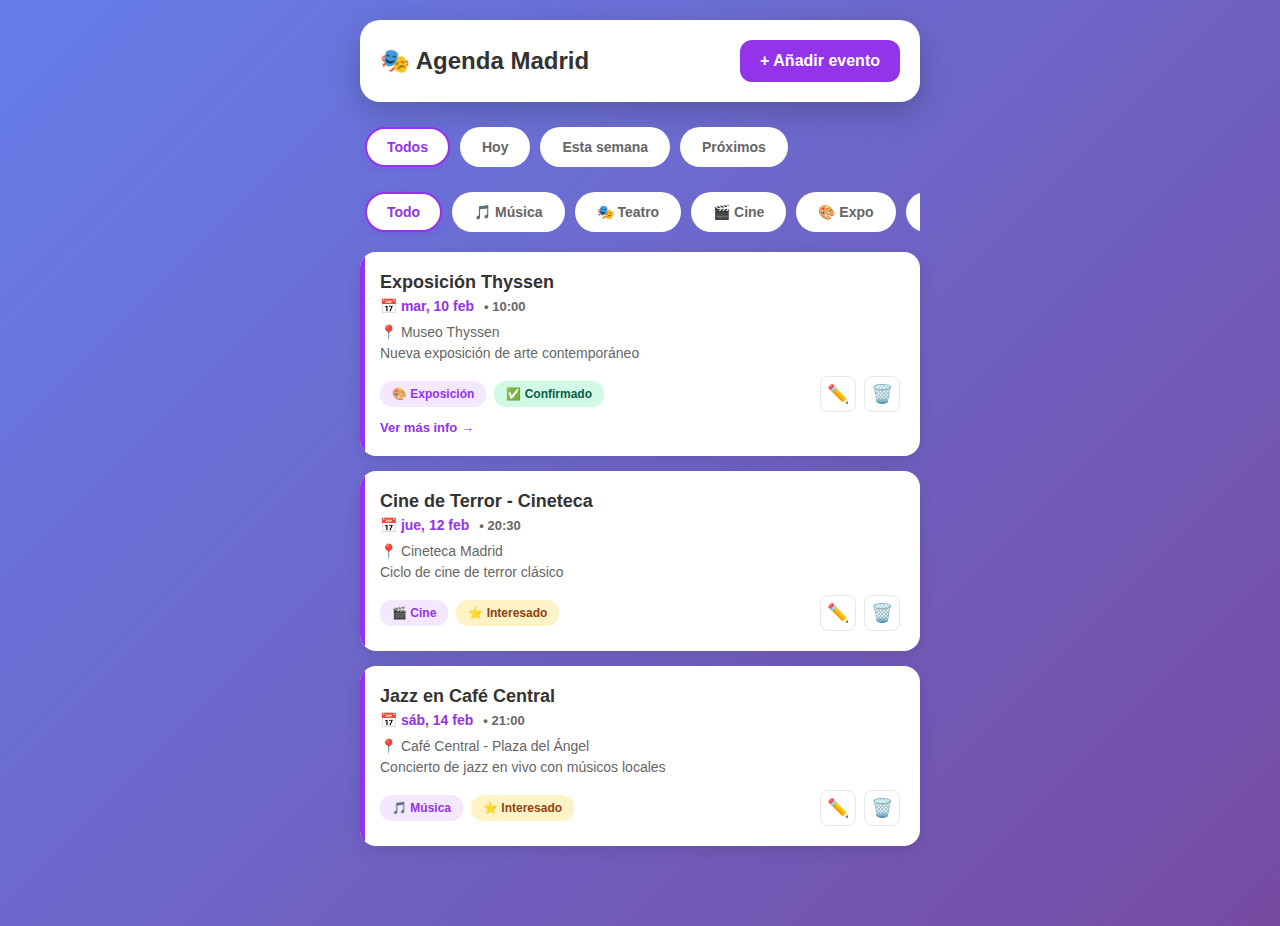
<file: agenda-madrid-mvp/index.html>
<!DOCTYPE html>
<html lang="es">
<head>
    <meta charset="UTF-8">
    <meta name="viewport" content="width=device-width, initial-scale=1.0">
    <meta name="apple-mobile-web-app-capable" content="yes">
    <meta name="apple-mobile-web-app-status-bar-style" content="black-translucent">
    <meta name="apple-mobile-web-app-title" content="Agenda Madrid">
    <meta name="theme-color" content="#9333ea">
    <link rel="manifest" href="manifest.json">
    <link rel="apple-touch-icon" href="icon.png">
    <title>Agenda Cultural Madrid</title>
    <link rel="stylesheet" href="style.css">
</head>
<body>
    <div class="container">
        <!-- Header -->
        <header>
            <h1>🎭 Agenda Madrid</h1>
            <button id="addBtn" class="add-btn">+ Añadir evento</button>
        </header>

        <!-- Filters -->
        <div class="filters">
            <button class="filter-btn active" data-filter="all">Todos</button>
            <button class="filter-btn" data-filter="today">Hoy</button>
            <button class="filter-btn" data-filter="week">Esta semana</button>
            <button class="filter-btn" data-filter="upcoming">Próximos</button>
        </div>

        <!-- Category filters -->
        <div class="categories">
            <button class="cat-btn active" data-category="all">Todo</button>
            <button class="cat-btn" data-category="Música">🎵 Música</button>
            <button class="cat-btn" data-category="Teatro">🎭 Teatro</button>
            <button class="cat-btn" data-category="Cine">🎬 Cine</button>
            <button class="cat-btn" data-category="Exposición">🎨 Expo</button>
            <button class="cat-btn" data-category="Fiesta">🎉 Fiesta</button>
        </div>

        <!-- Events list -->
        <div id="eventsList" class="events-list"></div>

        <!-- Empty state -->
        <div id="emptyState" class="empty-state" style="display: none;">
            <p>📅 No hay eventos</p>
            <button class="btn-primary" onclick="showAddModal()">Añadir primer evento</button>
        </div>
    </div>

    <!-- Add/Edit Modal -->
    <div id="modal" class="modal">
        <div class="modal-content">
            <div class="modal-header">
                <h2 id="modalTitle">Añadir evento</h2>
                <button class="close-btn" onclick="closeModal()">&times;</button>
            </div>
            <form id="eventForm">
                <input type="hidden" id="eventId">
                
                <label>Título *</label>
                <input type="text" id="titulo" required placeholder="Ej: Concierto de jazz">
                
                <label>Fecha *</label>
                <input type="date" id="fecha" required>
                
                <label>Hora</label>
                <input type="time" id="hora" placeholder="Ej: 21:00">
                
                <label>Lugar</label>
                <input type="text" id="lugar" placeholder="Ej: Café Central">
                
                <label>Descripción</label>
                <textarea id="descripcion" rows="3" placeholder="Breve descripción del evento"></textarea>
                
                <label>Categoría *</label>
                <select id="categoria" required>
                    <option value="">Selecciona...</option>
                    <option value="Música">🎵 Música</option>
                    <option value="Teatro">🎭 Teatro</option>
                    <option value="Cine">🎬 Cine</option>
                    <option value="Exposición">🎨 Exposición</option>
                    <option value="Fiesta">🎉 Fiesta</option>
                    <option value="Charla">💬 Charla</option>
                    <option value="Deportes">⚽ Deportes</option>
                    <option value="Otro">📌 Otro</option>
                </select>
                
                <label>URL</label>
                <input type="url" id="url" placeholder="https://...">
                
                <label>Estado</label>
                <select id="estado">
                    <option value="Interesado">⭐ Interesado</option>
                    <option value="Confirmado">✅ Confirmado</option>
                    <option value="Asistido">🎉 Asistido</option>
                    <option value="No fui">❌ No fui</option>
                </select>
                
                <div class="modal-actions">
                    <button type="button" class="btn-secondary" onclick="closeModal()">Cancelar</button>
                    <button type="submit" class="btn-primary">Guardar</button>
                </div>
            </form>
        </div>
    </div>

    <script src="events.js"></script>
    <script src="app.js"></script>
</body>
</html>
</file>
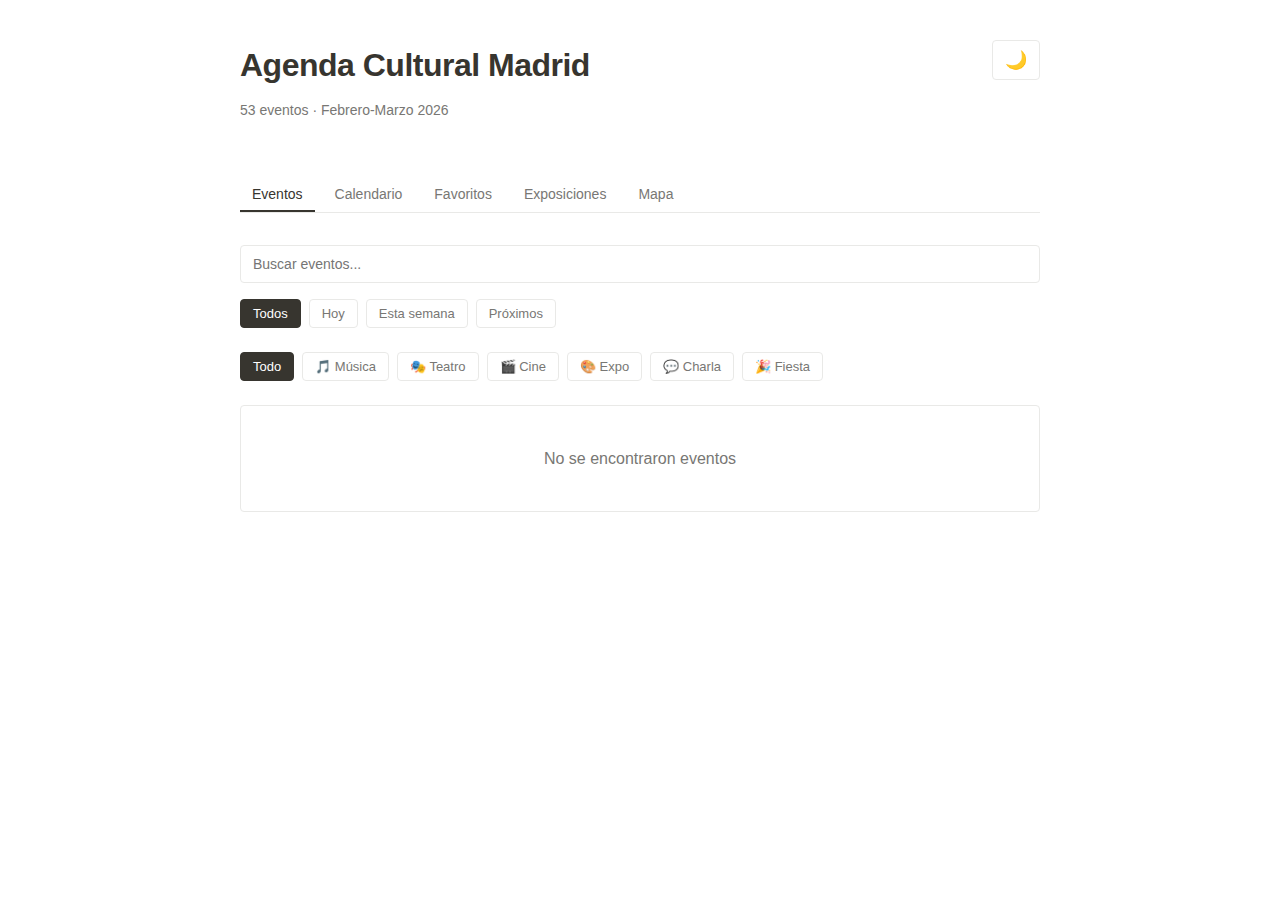
<file: index (1).html>
<!DOCTYPE html>
<html lang="es">
<head>
    <meta charset="UTF-8">
    <meta name="viewport" content="width=device-width, initial-scale=1.0, maximum-scale=1.0, user-scalable=no">
    <meta name="apple-mobile-web-app-capable" content="yes">
    <meta name="apple-mobile-web-app-status-bar-style" content="black-translucent">
    <meta name="apple-mobile-web-app-title" content="Agenda Madrid">
    <meta name="theme-color" content="#37352f">
    <link rel="apple-touch-icon" href="apple-touch-icon.png">
    <link rel="icon" type="image/png" sizes="512x512" href="icon-512.png">
    <title>Agenda Cultural Madrid</title>
    <style>
        * { margin: 0; padding: 0; box-sizing: border-box; }
        
        :root {
            --bg-primary: #ffffff;
            --bg-secondary: #f7f6f3;
            --text-primary: #37352f;
            --text-secondary: #787774;
            --border-color: #e9e9e7;
            --border-hover: #d3d1cb;
            --accent-color: #37352f;
            --card-bg: #ffffff;
        }
        
        [data-theme="dark"] {
            --bg-primary: #191919;
            --bg-secondary: #2f2f2f;
            --text-primary: #e3e2e0;
            --text-secondary: #9b9a97;
            --border-color: #373737;
            --border-hover: #4a4a4a;
            --accent-color: #e3e2e0;
            --card-bg: #252525;
        }
        
        body { 
            font-family: -apple-system, BlinkMacSystemFont, 'Segoe UI', sans-serif;
            background: var(--bg-primary);
            color: var(--text-primary);
            padding: 40px 20px;
            line-height: 1.6;
            transition: background 0.3s, color 0.3s;
        }
        
        .container { max-width: 800px; margin: 0 auto; }
        
        header { 
            margin-bottom: 32px;
            display: flex;
            justify-content: space-between;
            align-items: start;
        }
        
        .header-left h1 { 
            font-size: 32px; 
            font-weight: 700;
            color: var(--text-primary);
            margin-bottom: 8px;
            letter-spacing: -0.5px;
        }
        
        .subtitle {
            color: var(--text-secondary);
            font-size: 14px;
            margin-bottom: 24px;
        }
        
        .theme-toggle {
            padding: 8px 12px;
            border: 1px solid var(--border-color);
            background: var(--card-bg);
            border-radius: 4px;
            font-size: 18px;
            cursor: pointer;
            transition: all 0.2s;
        }
        
        .theme-toggle:hover {
            background: var(--bg-secondary);
        }
        
        .view-toggle { 
            display: flex; 
            gap: 8px; 
            margin-bottom: 32px;
            border-bottom: 1px solid var(--border-color);
            padding-bottom: 0;
        }
        
        .view-btn { 
            padding: 8px 12px;
            border: none;
            background: none;
            font-size: 14px;
            font-weight: 500;
            cursor: pointer;
            color: var(--text-secondary);
            border-bottom: 2px solid transparent;
            transition: all 0.2s;
        }
        
        .view-btn.active { 
            color: var(--text-primary);
            border-bottom-color: var(--accent-color);
        }
        
        .view-btn:hover { color: var(--text-primary); }
        
        .search-box {
            width: 100%;
            padding: 10px 12px;
            border: 1px solid var(--border-color);
            border-radius: 4px;
            font-size: 14px;
            margin-bottom: 16px;
            background: var(--card-bg);
            color: var(--text-primary);
            transition: all 0.2s;
        }
        
        .search-box:focus {
            outline: none;
            border-color: var(--accent-color);
        }
        
        .filters, .categories {
            display: flex;
            gap: 8px;
            margin-bottom: 24px;
            flex-wrap: wrap;
            overflow-x: auto;
            -webkit-overflow-scrolling: touch;
        }
        
        .filters::-webkit-scrollbar, .categories::-webkit-scrollbar { display: none; }
        
        .filter-btn, .cat-btn {
            padding: 6px 12px;
            border: 1px solid var(--border-color);
            background: var(--card-bg);
            border-radius: 4px;
            font-size: 13px;
            font-weight: 500;
            cursor: pointer;
            color: var(--text-secondary);
            transition: all 0.15s;
            white-space: nowrap;
        }
        
        .filter-btn.active, .cat-btn.active {
            background: var(--accent-color);
            color: var(--bg-primary);
            border-color: var(--accent-color);
        }
        
        .filter-btn:hover, .cat-btn:hover { 
            background: var(--bg-secondary); 
        }
        
        .filter-btn.active:hover, .cat-btn.active:hover {
            background: var(--accent-color);
            opacity: 0.9;
        }
        
        .events-list, .exhibitions-list { 
            display: flex; 
            flex-direction: column; 
            gap: 12px; 
        }
        
        .event-card, .expo-card {
            background: var(--card-bg);
            border: 1px solid var(--border-color);
            border-radius: 4px;
            padding: 20px;
            transition: all 0.2s;
            position: relative;
        }
        
        .event-card:hover, .expo-card:hover {
            border-color: var(--border-hover);
            box-shadow: 0 1px 3px rgba(0,0,0,0.1);
        }
        
        .event-header {
            display: flex;
            justify-content: space-between;
            align-items: start;
            margin-bottom: 12px;
        }
        
        .event-title, .expo-title {
            font-size: 16px;
            font-weight: 600;
            color: var(--text-primary);
            margin-bottom: 6px;
            padding-right: 100px;
        }
        
        .event-meta {
            display: flex;
            gap: 16px;
            font-size: 13px;
            color: var(--text-secondary);
            margin-bottom: 8px;
        }
        
        .event-description {
            font-size: 14px;
            color: var(--text-secondary);
            margin-bottom: 12px;
        }
        
        .event-actions {
            display: flex;
            gap: 8px;
            flex-wrap: wrap;
            margin-top: 12px;
        }
        
        .event-btn {
            padding: 6px 10px;
            border: 1px solid var(--border-color);
            background: var(--card-bg);
            border-radius: 4px;
            font-size: 12px;
            font-weight: 500;
            cursor: pointer;
            color: var(--text-secondary);
            transition: all 0.15s;
        }
        
        .event-btn:hover {
            background: var(--bg-secondary);
            border-color: var(--border-hover);
        }
        
        .event-btn.active {
            background: var(--accent-color);
            color: var(--bg-primary);
            border-color: var(--accent-color);
        }
        
        .badge {
            position: absolute;
            top: 20px;
            right: 20px;
            padding: 5px 12px;
            border-radius: 3px;
            font-size: 11px;
            font-weight: 600;
            white-space: nowrap;
        }
        
        .badge.puntual {
            background: #f7f6f3;
            color: #787774;
        }
        
        .badge.exposicion {
            background: #f3e8ff;
            color: #7c3aed;
        }
        
        [data-theme="dark"] .badge.puntual {
            background: #373737;
            color: #9b9a97;
        }
        
        [data-theme="dark"] .badge.exposicion {
            background: #3730a3;
            color: #c4b5fd;
        }
        
        .event-category-tag {
            display: inline-block;
            padding: 3px 8px;
            background: #37352f;
            color: #ffffff;
            border-radius: 3px;
            font-size: 11px;
            font-weight: 600;
            text-transform: uppercase;
            letter-spacing: 0.3px;
            margin-right: 12px;
        }
        
        [data-theme="dark"] .event-category-tag {
            background: #e3e2e0;
            color: #191919;
        }
        
        .badge.today {
            background: #ffe3e3;
            color: #eb5757;
        }
        
        [data-theme="dark"] .badge.today {
            background: #4a1f1f;
            color: #ff6b6b;
        }
        
        .hidden { display: none; }
        
        .map-container {
            background: var(--card-bg);
            border: 1px solid var(--border-color);
            border-radius: 4px;
            padding: 20px;
            margin-bottom: 15px;
        }
        
        .map-iframe {
            width: 100%;
            height: 500px;
            border: none;
            border-radius: 4px;
        }
        
        .map-info {
            background: var(--bg-secondary);
            padding: 15px;
            border-radius: 4px;
            margin-top: 15px;
        }
        
        .map-info p {
            font-size: 14px;
            color: var(--text-secondary);
            margin-bottom: 10px;
        }
        
        .map-info a {
            color: var(--accent-color);
            font-weight: 600;
            text-decoration: none;
        }
        
        .calendar-view {
            background: var(--card-bg);
            border: 1px solid var(--border-color);
            border-radius: 4px;
            padding: 20px;
        }
        
        .calendar-header {
            display: flex;
            justify-content: space-between;
            align-items: center;
            margin-bottom: 20px;
        }
        
        .calendar-header h2 {
            font-size: 20px;
            color: var(--text-primary);
        }
        
        .calendar-nav {
            display: flex;
            gap: 10px;
        }
        
        .calendar-nav button {
            background: var(--accent-color);
            color: var(--bg-primary);
            border: none;
            padding: 8px 16px;
            border-radius: 4px;
            cursor: pointer;
            font-weight: 600;
            font-size: 13px;
        }
        
        .calendar-grid {
            display: grid;
            grid-template-columns: repeat(7, 1fr);
            gap: 8px;
        }
        
        .calendar-day-header {
            text-align: center;
            font-weight: 600;
            color: var(--text-secondary);
            font-size: 12px;
            padding: 8px;
        }
        
        .calendar-day {
            background: var(--bg-secondary);
            border-radius: 4px;
            padding: 8px;
            min-height: 60px;
            font-size: 13px;
            cursor: pointer;
            transition: all 0.2s;
            border: 1px solid transparent;
        }
        
        .calendar-day:hover {
            background: var(--card-bg);
            border-color: var(--border-color);
        }
        
        .calendar-day.other-month {
            opacity: 0.3;
        }
        
        .calendar-day.has-events {
            background: var(--bg-secondary);
            border: 1px solid var(--accent-color);
        }
        
        .calendar-day-number {
            font-weight: 600;
            margin-bottom: 4px;
            color: var(--text-primary);
        }
        
        .calendar-event-dot {
            width: 6px;
            height: 6px;
            background: var(--accent-color);
            border-radius: 50%;
            display: inline-block;
            margin: 2px;
        }
        
        .modal {
            display: none;
            position: fixed;
            top: 0;
            left: 0;
            right: 0;
            bottom: 0;
            background: rgba(0,0,0,0.7);
            z-index: 1000;
            align-items: center;
            justify-content: center;
            padding: 20px;
        }
        
        .modal.active { display: flex; }
        
        .modal-content {
            background: var(--card-bg);
            border-radius: 8px;
            padding: 0;
            max-width: 600px;
            width: 100%;
            max-height: 80vh;
            overflow: hidden;
            display: flex;
            flex-direction: column;
        }
        
        .modal-header {
            display: flex;
            justify-content: space-between;
            align-items: center;
            padding: 24px;
            border-bottom: 1px solid var(--border-color);
        }
        
        .modal-header h3 {
            font-size: 20px;
            color: var(--text-primary);
        }
        
        .modal-close {
            font-size: 28px;
            cursor: pointer;
            color: var(--text-secondary);
            background: none;
            border: none;
            line-height: 1;
            padding: 0;
        }
        
        .modal-close:hover {
            color: var(--text-primary);
        }
        
        .modal-body {
            padding: 24px;
            overflow-y: auto;
            flex: 1;
        }
        
        .modal-event {
            background: var(--bg-secondary);
            border: 1px solid var(--border-color);
            border-radius: 4px;
            padding: 16px;
            margin-bottom: 12px;
        }
        
        .modal-event:last-child {
            margin-bottom: 0;
        }
        
        .modal-event-title {
            font-size: 15px;
            font-weight: 600;
            color: var(--text-primary);
            margin-bottom: 6px;
        }
        
        .modal-event-time {
            font-size: 13px;
            color: var(--text-secondary);
            margin-bottom: 4px;
        }
        
        .modal-event-location {
            font-size: 13px;
            color: var(--text-secondary);
        }
        
        .modal-event-category {
            display: inline-block;
            padding: 2px 6px;
            background: var(--accent-color);
            color: var(--bg-primary);
            border-radius: 2px;
            font-size: 10px;
            font-weight: 600;
            text-transform: uppercase;
            margin-bottom: 8px;
        }
        
        .reminder-options {
            display: flex;
            flex-direction: column;
            gap: 12px;
        }
        
        .reminder-option {
            padding: 12px;
            background: var(--bg-secondary);
            border: 1px solid var(--border-color);
            border-radius: 4px;
            cursor: pointer;
            transition: all 0.2s;
        }
        
        .reminder-option:hover {
            background: var(--card-bg);
            border-color: var(--border-hover);
        }
        
        .reminder-option.active {
            border-color: var(--accent-color);
            background: var(--bg-secondary);
        }
        
        .empty-state {
            text-align: center;
            padding: 40px 20px;
            background: var(--card-bg);
            border: 1px solid var(--border-color);
            border-radius: 4px;
        }
        
        .empty-state p {
            font-size: 16px;
            color: var(--text-secondary);
        }
        
        .expo-info {
            background: var(--card-bg);
            border: 1px solid var(--border-color);
            border-radius: 4px;
            padding: 15px;
            margin-bottom: 15px;
        }
        
        .expo-info p {
            font-size: 14px;
            color: var(--text-secondary);
        }
        
        .cta-btn {
            display: inline-block;
            background: var(--accent-color);
            color: var(--bg-primary);
            padding: 10px 20px;
            border-radius: 4px;
            font-weight: 600;
            text-decoration: none;
            margin-top: 10px;
            font-size: 14px;
            transition: all 0.2s;
        }
        
        .cta-btn:hover {
            opacity: 0.9;
        }
    </style>
</head>
<body>
    <div class="container">
        <header>
            <div class="header-left">
                <h1>Agenda Cultural Madrid</h1>
                <p class="subtitle">53 eventos · Febrero-Marzo 2026</p>
            </div>
            <button class="theme-toggle" onclick="toggleTheme()" title="Cambiar tema">
                <span id="themeIcon">🌙</span>
            </button>
        </header>

        <div class="view-toggle">
            <button class="view-btn active" onclick="showView('agenda')">Eventos</button>
            <button class="view-btn" onclick="showView('calendar')">Calendario</button>
            <button class="view-btn" onclick="showView('favorites')">Favoritos</button>
            <button class="view-btn" onclick="showView('exposiciones')">Exposiciones</button>
            <button class="view-btn" onclick="showView('mapa')">Mapa</button>
        </div>

        <div id="agendaView">
            <input type="text" class="search-box" placeholder="Buscar eventos..." oninput="handleSearch(event)">
            <div class="filters">
                <button class="filter-btn active" onclick="setFilter('all')">Todos</button>
                <button class="filter-btn" onclick="setFilter('today')">Hoy</button>
                <button class="filter-btn" onclick="setFilter('week')">Esta semana</button>
                <button class="filter-btn" onclick="setFilter('upcoming')">Próximos</button>
            </div>
            <div class="categories">
                <button class="cat-btn active" onclick="setCategory('all')">Todo</button>
                <button class="cat-btn" onclick="setCategory('Música')">🎵 Música</button>
                <button class="cat-btn" onclick="setCategory('Teatro')">🎭 Teatro</button>
                <button class="cat-btn" onclick="setCategory('Cine')">🎬 Cine</button>
                <button class="cat-btn" onclick="setCategory('Exposición')">🎨 Expo</button>
                <button class="cat-btn" onclick="setCategory('Charla')">💬 Charla</button>
                <button class="cat-btn" onclick="setCategory('Fiesta')">🎉 Fiesta</button>
            </div>
            <div id="eventsList" class="events-list"></div>
        </div>

        <div id="calendarView" class="hidden">
            <div class="calendar-view">
                <div class="calendar-header">
                    <h2 id="calendarMonth"></h2>
                    <div class="calendar-nav">
                        <button onclick="changeMonth(-1)">← Anterior</button>
                        <button onclick="changeMonth(1)">Siguiente →</button>
                    </div>
                </div>
                <div class="calendar-grid" id="calendarGrid"></div>
            </div>
        </div>

        <div id="favoritesView" class="hidden">
            <div class="expo-info">
                <p>⭐ Tus eventos favoritos guardados</p>
            </div>
            <div id="favoritesList" class="events-list"></div>
        </div>

        <div id="exposicionesView" class="hidden">
            <div class="expo-info">
                <p>🎨 Exposiciones y muestras de larga duración en Madrid</p>
            </div>
            <div id="exhibitionsList" class="exhibitions-list"></div>
        </div>

        <div id="mapaView" class="hidden">
            <div class="map-container">
                <iframe class="map-iframe" src="https://www.google.com/maps/d/u/0/embed?mid=10nIiJQze5J4xbDvuu-c9tMRvNeFlz9E&ehbc=2E312F" loading="lazy"></iframe>
                <div class="map-info">
                    <p>🍷 Bares españoles auténticos de Madrid</p>
                    <a href="https://www.google.com/maps/d/u/0/viewer?mid=10nIiJQze5J4xbDvuu-c9tMRvNeFlz9E" target="_blank">Abrir en Google Maps →</a>
                </div>
            </div>
        </div>
    </div>

    <!-- Reminder Modal -->
    <div id="reminderModal" class="modal">
        <div class="modal-content">
            <div class="modal-header">
                <h3>⏰ Configurar recordatorio</h3>
                <button class="modal-close" onclick="closeReminderModal()">×</button>
            </div>
            <div class="modal-body">
                <div class="reminder-options">
                    <div class="reminder-option" onclick="setReminder(currentEventId, 1)">
                        <strong>1 día antes</strong><br>
                        <small>Te avisaremos 24h antes del evento</small>
                    </div>
                    <div class="reminder-option" onclick="setReminder(currentEventId, 2)">
                        <strong>2 días antes</strong><br>
                        <small>Te avisaremos 48h antes del evento</small>
                    </div>
                    <div class="reminder-option" onclick="setReminder(currentEventId, 7)">
                        <strong>1 semana antes</strong><br>
                        <small>Te avisaremos 7 días antes del evento</small>
                    </div>
                </div>
            </div>
        </div>
    </div>

    <!-- Day Events Modal -->
    <div id="dayEventsModal" class="modal">
        <div class="modal-content">
            <div class="modal-header">
                <h3 id="dayEventsTitle">Eventos del día</h3>
                <button class="modal-close" onclick="closeDayEventsModal()">×</button>
            </div>
            <div class="modal-body" id="dayEventsContent">
            </div>
        </div>
    </div>

    <script>
        const EVENTS = [
            {id:'1',titulo:'Jazz en Café Central',fecha:'2026-02-14',hora:'21:00',lugar:'Café Central - Plaza del Ángel',descripcion:'Concierto de jazz en vivo',categoria:'Música',url:''},
            {id:'2',titulo:'Exposición Thyssen',fecha:'2026-02-10',hora:'10:00',lugar:'Museo Thyssen',descripcion:'Arte contemporáneo',categoria:'Exposición',url:'https://museothyssen.org'},
            {id:'3',titulo:'Cine de Terror',fecha:'2026-02-12',hora:'20:30',lugar:'Cineteca Madrid',descripcion:'Ciclo de cine de terror clásico',categoria:'Cine',url:''},
            {id:'4',titulo:'La urgencia de comprender - Sesión 1',fecha:'2026-02-10',hora:'19:00',lugar:'La Casa Encendida',descripcion:'Narrativas en conflictos contemporáneos',categoria:'Charla',url:'https://www.lacasaencendida.es'},
            {id:'5',titulo:'La urgencia de comprender - Sesión 2',fecha:'2026-02-12',hora:'19:00',lugar:'La Casa Encendida',descripcion:'Narrativas en conflictos contemporáneos',categoria:'Charla',url:'https://www.lacasaencendida.es'},
            {id:'6',titulo:'La urgencia de comprender - Sesión 3',fecha:'2026-02-17',hora:'19:00',lugar:'La Casa Encendida',descripcion:'Narrativas en conflictos contemporáneos',categoria:'Charla',url:'https://www.lacasaencendida.es'},
            {id:'7',titulo:'La urgencia de comprender - Sesión 4',fecha:'2026-02-19',hora:'19:00',lugar:'La Casa Encendida',descripcion:'Narrativas en conflictos contemporáneos',categoria:'Charla',url:'https://www.lacasaencendida.es'},
            {id:'8',titulo:'La urgencia de comprender - Sesión 5',fecha:'2026-02-24',hora:'19:00',lugar:'La Casa Encendida',descripcion:'Narrativas en conflictos contemporáneos',categoria:'Charla',url:'https://www.lacasaencendida.es'},
            {id:'9',titulo:'The Fisher King (Cinemascope 35mm)',fecha:'2026-02-22',hora:'17:30',lugar:'C. de Mira, el Río Baja, 11B',descripcion:'Proyección en formato espectacular 35mm',categoria:'Cine',url:''},
            {id:'10',titulo:'Madrid Design Festival 2026',fecha:'2026-02-05',hora:'',lugar:'Varios espacios en Madrid',descripcion:'Festival de diseño con 55 exposiciones y 162 actividades',categoria:'Exposición',url:'https://madriddesignfestival.lafabrica.com'},
            {id:'11',titulo:'FORMA Design Fair',fecha:'2026-03-04',hora:'',lugar:'Matadero Madrid',descripcion:'Primera feria española de diseño de colección',categoria:'Exposición',url:'https://madriddesignfestival.lafabrica.com'},
            {id:'12',titulo:'Elipa Flamenca - Actuación 1',fecha:'2026-02-07',hora:'19:00',lugar:'Centro Cultural Príncipe de Asturias',descripcion:'Ciclo de flamenco gratuito. Artistas: David de Arahal & Sandra Carrasco y más',categoria:'Música',url:'https://zocoflamenco.com/el-zoco/elipa-flamenca-2026-del-5-al-28-de-febrero/'},
            {id:'13',titulo:'Elipa Flamenca - Actuación 2',fecha:'2026-02-08',hora:'19:00',lugar:'Centro Cultural Príncipe de Asturias',descripcion:'Ciclo de flamenco gratuito. Artistas: Laura Reyes & Javier Pimiento y más',categoria:'Música',url:'https://zocoflamenco.com/el-zoco/elipa-flamenca-2026-del-5-al-28-de-febrero/'},
            {id:'14',titulo:'Elipa Flamenca - Actuación 3',fecha:'2026-02-14',hora:'19:00',lugar:'Centro Cultural Príncipe de Asturias',descripcion:'Ciclo de flamenco gratuito. Artistas: Rafael Jiménez El Tato y más',categoria:'Música',url:'https://zocoflamenco.com/el-zoco/elipa-flamenca-2026-del-5-al-28-de-febrero/'},
            {id:'15',titulo:'Elipa Flamenca - Actuación 4',fecha:'2026-02-15',hora:'19:00',lugar:'Centro Cultural Príncipe de Asturias',descripcion:'Ciclo de flamenco gratuito. Artistas: Eleazar Cerreduela, José Luis Montón y más',categoria:'Música',url:'https://zocoflamenco.com/el-zoco/elipa-flamenca-2026-del-5-al-28-de-febrero/'},
            {id:'16',titulo:'Elipa Flamenca - Actuación 5',fecha:'2026-02-21',hora:'19:00',lugar:'Centro Cultural Príncipe de Asturias',descripcion:'Ciclo de flamenco gratuito con grandes figuras del flamenco madrileño',categoria:'Música',url:'https://zocoflamenco.com/el-zoco/elipa-flamenca-2026-del-5-al-28-de-febrero/'},
            {id:'17',titulo:'Elipa Flamenca - Actuación 6',fecha:'2026-02-22',hora:'19:00',lugar:'Centro Cultural Príncipe de Asturias',descripcion:'Ciclo de flamenco gratuito con grandes figuras del flamenco madrileño',categoria:'Música',url:'https://zocoflamenco.com/el-zoco/elipa-flamenca-2026-del-5-al-28-de-febrero/'},
            {id:'18',titulo:'Elipa Flamenca - Cierre',fecha:'2026-02-28',hora:'19:00',lugar:'Centro Cultural Príncipe de Asturias',descripcion:'Última actuación del ciclo de flamenco gratuito Elipa Flamenca 2026',categoria:'Música',url:'https://zocoflamenco.com/el-zoco/elipa-flamenca-2026-del-5-al-28-de-febrero/'},
            {id:'19',titulo:'Literatura, individuo y territorio',fecha:'2026-02-09',hora:'19:00',lugar:'Círculo de Bellas Artes',descripcion:'Con Carmen Madorrán e Irene Ortiz Gala',categoria:'Charla',url:'https://circulobellasartes.com'},
            {id:'20',titulo:'Sobre el porvenir de nuestras universidades',fecha:'2026-02-10',hora:'19:00',lugar:'Círculo de Bellas Artes',descripcion:'Con Clara Ramas y Diego Garrocho',categoria:'Charla',url:'https://circulobellasartes.com'},
            {id:'21',titulo:'La Mesa Redonda: Lo crujiente',fecha:'2026-02-10',hora:'20:00',lugar:'Círculo de Bellas Artes',descripcion:'Con Manuel Gare, Ana Gorostizu y María Sánchez Saorín',categoria:'Teatro',url:'https://circulobellasartes.com'},
            {id:'22',titulo:'Día de la mujer y la niña en Ciencia',fecha:'2026-02-11',hora:'10:00',lugar:'Círculo de Bellas Artes',descripcion:'Mujeres que hacen ciencia',categoria:'Charla',url:'https://circulobellasartes.com'},
            {id:'23',titulo:'La Casa de las Artes. Abierta desde 1926',fecha:'2026-02-11',hora:'19:00',lugar:'Círculo de Bellas Artes',descripcion:'Inauguración de exposición',categoria:'Exposición',url:'https://circulobellasartes.com'},
            {id:'24',titulo:'Moisés P. Sánchez: Beyond Beethoven',fecha:'2026-02-11',hora:'19:30',lugar:'Círculo de Bellas Artes',descripcion:'Concierto benéfico',categoria:'Música',url:'https://circulobellasartes.com'},
            {id:'25',titulo:'Sobre el porvenir de nuestras universidades',fecha:'2026-02-12',hora:'19:00',lugar:'Círculo de Bellas Artes',descripcion:'Con Rodrigo Castro y Antonio Sánchez',categoria:'Charla',url:'https://circulobellasartes.com'},
            {id:'26',titulo:'Otros principios de autoridad',fecha:'2026-02-12',hora:'19:00',lugar:'Círculo de Bellas Artes',descripcion:'Ciclo Maestras contemporáneas. Con Marisa Manchado, Pilar Serrano Betored y Marta López Vilar',categoria:'Charla',url:'https://circulobellasartes.com'},
            {id:'27',titulo:'Un Carnaval legendario',fecha:'2026-02-14',hora:'22:30',lugar:'Círculo de Bellas Artes',descripcion:'Fiesta de carnaval',categoria:'Fiesta',url:'https://circulobellasartes.com'},
            {id:'28',titulo:'Konstantin Krimmel & Ammiel Bushakevitz',fecha:'2026-02-15',hora:'19:00',lugar:'Círculo de Bellas Artes',descripcion:'Círculo de Cámara',categoria:'Música',url:'https://circulobellasartes.com'},
            {id:'29',titulo:'La impaciencia del corazón',fecha:'2026-02-11',hora:'19:00',lugar:'Goethe-Institut Madrid, C/ Zurbarán 21',descripcion:'Cine Club Goethe. Película basada en la novela de Stefan Zweig. VO con subtítulos',categoria:'Cine',url:'https://www.goethe.de/ins/es/es/ver.cfm?event_id=27202456'},
            {id:'30',titulo:'Nuevos y viejos colonialismos',fecha:'2026-02-21',hora:'12:30',lugar:'La Casa Encendida',descripcion:'Conversar, un mundo en tránsito. Con Nabil Al Raee y Dani Zelko',categoria:'Charla',url:'https://www.lacasaencendida.es/ciclo/conversar-un-mundo-en-transito'},
            {id:'31',titulo:'El papel de Europa',fecha:'2026-02-21',hora:'19:30',lugar:'La Casa Encendida',descripcion:'Conversar, un mundo en tránsito. Con Claudio Francavilla y Áurea Moltó',categoria:'Charla',url:'https://www.lacasaencendida.es/ciclo/conversar-un-mundo-en-transito'},
            {id:'32',titulo:'La cronología del agua',fecha:'2026-02-11',hora:'17:00',lugar:'Cine Estudio - Círculo de Bellas Artes',descripcion:'De Kristen Stewart',categoria:'Cine',url:'https://www.instagram.com/cinestudiocba/'},
            {id:'33',titulo:'Innisfree',fecha:'2026-02-11',hora:'19:30',lugar:'Cine Estudio - Círculo de Bellas Artes',descripcion:'De José Luis Guerin',categoria:'Cine',url:'https://www.instagram.com/cinestudiocba/'},
            {id:'34',titulo:'Marty Supreme',fecha:'2026-02-11',hora:'22:00',lugar:'Cine Estudio - Círculo de Bellas Artes',descripcion:'De Josh Safdie',categoria:'Cine',url:'https://www.instagram.com/cinestudiocba/'},
            {id:'35',titulo:'La lucha',fecha:'2026-02-12',hora:'17:00',lugar:'Cine Estudio - Círculo de Bellas Artes',descripcion:'De Jose Alayón',categoria:'Cine',url:'https://www.instagram.com/cinestudiocba/'},
            {id:'36',titulo:'En construcción',fecha:'2026-02-12',hora:'19:30',lugar:'Cine Estudio - Círculo de Bellas Artes',descripcion:'De José Luis Guerin',categoria:'Cine',url:'https://www.instagram.com/cinestudiocba/'},
            {id:'37',titulo:'La tarta del presidente',fecha:'2026-02-12',hora:'22:00',lugar:'Cine Estudio - Círculo de Bellas Artes',descripcion:'De Hasan Hadi',categoria:'Cine',url:'https://www.instagram.com/cinestudiocba/'},
            {id:'38',titulo:'Al final de la escapada',fecha:'2026-02-13',hora:'17:00',lugar:'Cine Estudio - Círculo de Bellas Artes',descripcion:'De Jean-Luc Godard',categoria:'Cine',url:'https://www.instagram.com/cinestudiocba/'},
            {id:'39',titulo:'No hay otra opción',fecha:'2026-02-13',hora:'18:45',lugar:'Cine Estudio - Círculo de Bellas Artes',descripcion:'De Park Chan-wook',categoria:'Cine',url:'https://www.instagram.com/cinestudiocba/'},
            {id:'40',titulo:'Historias del buen valle',fecha:'2026-02-13',hora:'21:30',lugar:'Cine Estudio - Círculo de Bellas Artes',descripcion:'De José Luis Guerin',categoria:'Cine',url:'https://www.instagram.com/cinestudiocba/'},
            {id:'41',titulo:'La tarta del presidente',fecha:'2026-02-14',hora:'17:00',lugar:'Cine Estudio - Círculo de Bellas Artes',descripcion:'De Hasan Hadi',categoria:'Cine',url:'https://www.instagram.com/cinestudiocba/'},
            {id:'42',titulo:'Historias del buen valle',fecha:'2026-02-14',hora:'19:00',lugar:'Cine Estudio - Círculo de Bellas Artes',descripcion:'De José Luis Guerin',categoria:'Cine',url:'https://www.instagram.com/cinestudiocba/'},
            {id:'43',titulo:'No hay otra opción',fecha:'2026-02-14',hora:'21:30',lugar:'Cine Estudio - Círculo de Bellas Artes',descripcion:'De Park Chan-wook',categoria:'Cine',url:'https://www.instagram.com/cinestudiocba/'},
            {id:'44',titulo:'La tarta del presidente',fecha:'2026-02-15',hora:'17:00',lugar:'Cine Estudio - Círculo de Bellas Artes',descripcion:'De Hasan Hadi',categoria:'Cine',url:'https://www.instagram.com/cinestudiocba/'},
            {id:'45',titulo:'Historias del buen valle',fecha:'2026-02-15',hora:'19:00',lugar:'Cine Estudio - Círculo de Bellas Artes',descripcion:'De José Luis Guerin',categoria:'Cine',url:'https://www.instagram.com/cinestudiocba/'},
            {id:'46',titulo:'No hay otra opción',fecha:'2026-02-15',hora:'22:00',lugar:'Cine Estudio - Círculo de Bellas Artes',descripcion:'De Park Chan-wook',categoria:'Cine',url:'https://www.instagram.com/cinestudiocba/'},
            {id:'47',titulo:'Sonido Futuro: ¿Quién necesita una rave?',fecha:'2026-02-19',hora:'19:00',lugar:'Círculo de Bellas Artes',descripcion:'Jornadas de música electrónica. Culturas del baile con Marta Echaves, Magui Dávila, Ana Gorostizu y Pepe Tesoro (modera)',categoria:'Música',url:'https://circulobellasartes.com'},
            {id:'48',titulo:'Sonido Futuro: Error -9996',fecha:'2026-02-20',hora:'19:00',lugar:'Círculo de Bellas Artes',descripcion:'Jornadas de música electrónica. Experiencias sonoras con Gara Hernández, Coco Moya, Ámbar Tenorio Fornés y Ares Bordes (modera)',categoria:'Música',url:'https://circulobellasartes.com'},
            {id:'49',titulo:'Sonido Futuro: {Embrace ERRØR}.code(party)',fecha:'2026-02-20',hora:'21:00',lugar:'Círculo de Bellas Artes',descripcion:'Jornadas de música electrónica. Fiesta de cierre',categoria:'Fiesta',url:'https://circulobellasartes.com'},
            {id:'50',titulo:'AfroJam Madrid',fecha:'2026-02-13',hora:'21:30',lugar:'El Sótano Madrid',descripcion:'Jam session de música afro. Todos los jueves 21:30-1:00. Sesión DJ 00:30-5:30',categoria:'Música',url:'https://linktr.ee/afrojammad'},
            {id:'51',titulo:'AfroJam Madrid',fecha:'2026-02-20',hora:'21:30',lugar:'El Sótano Madrid',descripcion:'Jam session de música afro. Todos los jueves 21:30-1:00. Sesión DJ 00:30-5:30',categoria:'Música',url:'https://linktr.ee/afrojammad'},
            {id:'52',titulo:'AfroJam Madrid',fecha:'2026-02-27',hora:'21:30',lugar:'El Sótano Madrid',descripcion:'Jam session de música afro. Todos los jueves 21:30-1:00. Sesión DJ 00:30-5:30',categoria:'Música',url:'https://linktr.ee/afrojammad'},
            {id:'53',titulo:'Cine y política: ¿Teléfono rojo? Volamos hacia Moscú (VOSE)',fecha:'2026-03-05',hora:'19:30',lugar:'Cine Embajadores Río',descripcion:'Ciclo Cine y Política. Proyección + coloquio con Emilio Doménech y Ricardo Dudda. Film de Stanley Kubrick',categoria:'Cine',url:'https://cinesembajadores.es/pelicula/cine-y-politica-telefono-rojo-volamos-hacia-moscu-vose/'}
        ];

        const EXHIBITIONS = [
            {id:'e1',titulo:'NIke. Diseño en movimiento',fechaFin:'2026-04-05',lugar:'TeamLabs, Plaza San Martín 1',descripcion:'La mayor exposición jamás creada sobre Nike',url:'https://www.lafabrica.com'},
            {id:'e2',titulo:'André Ricard. Diseño en uso',fechaFin:'2026-05-03',lugar:'Fernán Gómez Centro Cultural',descripcion:'Retrospectiva de 60 años del pionero del diseño industrial español',url:'https://madriddesignfestival.lafabrica.com'},
            {id:'e3',titulo:'Manifiesto Mediterráneo',fechaFin:'2026-05-03',lugar:'Fernán Gómez Centro Cultural',descripcion:'Obras de 30+ artistas: cerámica, vidrio, cestería, textiles',url:'https://madriddesignfestival.lafabrica.com'},
            {id:'e4',titulo:'Arte textil en Guatemala',fechaFin:'2026-05-03',lugar:'Fernán Gómez Centro Cultural',descripcion:'Huipiles, tejidos y patrimonio cultural guatemalteco',url:'https://madriddesignfestival.lafabrica.com'}
        ];

        let currentFilter = 'all';
        let currentCategory = 'all';
        let currentEventId = null;
        let searchTerm = '';
        let currentMonth = new Date();
        let favorites = JSON.parse(localStorage.getItem('favorites') || '[]');
        let reminders = JSON.parse(localStorage.getItem('reminders') || '{}');
        let theme = localStorage.getItem('theme') || 'light';

        // Initialize theme
        document.documentElement.setAttribute('data-theme', theme);
        document.getElementById('themeIcon').textContent = theme === 'dark' ? '☀️' : '🌙';

        function toggleTheme() {
            theme = theme === 'light' ? 'dark' : 'light';
            document.documentElement.setAttribute('data-theme', theme);
            document.getElementById('themeIcon').textContent = theme === 'dark' ? '☀️' : '🌙';
            localStorage.setItem('theme', theme);
        }

        function showView(view) {
            document.querySelectorAll('.view-btn').forEach(b => b.classList.remove('active'));
            event.target.classList.add('active');
            ['agendaView','calendarView','favoritesView','exposicionesView','mapaView'].forEach(v => 
                document.getElementById(v).classList.add('hidden')
            );
            
            if (view === 'agenda') {
                document.getElementById('agendaView').classList.remove('hidden');
                renderEvents();
            } else if (view === 'calendar') {
                document.getElementById('calendarView').classList.remove('hidden');
                renderCalendar();
            } else if (view === 'favorites') {
                document.getElementById('favoritesView').classList.remove('hidden');
                renderFavorites();
            } else if (view === 'exposiciones') {
                document.getElementById('exposicionesView').classList.remove('hidden');
                renderExhibitions();
            } else if (view === 'mapa') {
                document.getElementById('mapaView').classList.remove('hidden');
            }
        }

        function setFilter(filter) {
            currentFilter = filter;
            document.querySelectorAll('.filter-btn').forEach(b => b.classList.remove('active'));
            event.target.classList.add('active');
            renderEvents();
        }

        function setCategory(cat) {
            currentCategory = cat;
            document.querySelectorAll('.cat-btn').forEach(b => b.classList.remove('active'));
            event.target.classList.add('active');
            renderEvents();
        }

        function handleSearch(e) {
            searchTerm = e.target.value.toLowerCase();
            renderEvents();
        }

        function toggleFavorite(id) {
            if (favorites.includes(id)) {
                favorites = favorites.filter(f => f !== id);
            } else {
                favorites.push(id);
            }
            localStorage.setItem('favorites', JSON.stringify(favorites));
            renderEvents();
            renderFavorites();
        }

        function addToCalendar(event) {
            const startDate = new Date(event.fecha + 'T' + (event.hora || '00:00'));
            const endDate = new Date(startDate.getTime() + 2*60*60*1000);
            
            const formatICSDate = d => {
                const pad = n => String(n).padStart(2, '0');
                return `${d.getFullYear()}${pad(d.getMonth()+1)}${pad(d.getDate())}T${pad(d.getHours())}${pad(d.getMinutes())}00`;
            };
            
            const icsContent = [
                'BEGIN:VCALENDAR',
                'VERSION:2.0',
                'PRODID:-//Agenda Madrid//ES',
                'CALSCALE:GREGORIAN',
                'METHOD:PUBLISH',
                'BEGIN:VEVENT',
                `DTSTART:${formatICSDate(startDate)}`,
                `DTEND:${formatICSDate(endDate)}`,
                `SUMMARY:${event.titulo}`,
                `DESCRIPTION:${event.descripcion}`,
                `LOCATION:${event.lugar}`,
                `URL:${event.url || ''}`,
                'STATUS:CONFIRMED',
                'SEQUENCE:0',
                'END:VEVENT',
                'END:VCALENDAR'
            ].join('\r\n');
            
            const blob = new Blob([icsContent], { type: 'text/calendar;charset=utf-8' });
            const link = document.createElement('a');
            link.href = URL.createObjectURL(blob);
            link.download = `${event.titulo.replace(/[^a-z0-9]/gi, '_')}.ics`;
            document.body.appendChild(link);
            link.click();
            document.body.removeChild(link);
        }

        function shareEvent(event) {
            const url = `${window.location.origin}${window.location.pathname}?evento=${event.id}`;
            const text = `${event.titulo}\n📅 ${formatDate(event.fecha)}${event.hora ? ' • '+event.hora : ''}\n📍 ${event.lugar}\n\n${url}`;
            
            if (navigator.share) {
                navigator.share({ title: event.titulo, text: text });
            } else {
                navigator.clipboard.writeText(text);
                alert('¡Enlace copiado! Compártelo donde quieras');
            }
        }

        function openReminderModal(id) {
            currentEventId = id;
            document.getElementById('reminderModal').classList.add('active');
        }

        function closeReminderModal() {
            document.getElementById('reminderModal').classList.remove('active');
            currentEventId = null;
        }

        function setReminder(id, days) {
            const event = EVENTS.find(e => e.id === id);
            const eventDate = new Date(event.fecha);
            const reminderDate = new Date(eventDate);
            reminderDate.setDate(reminderDate.getDate() - days);
            
            reminders[id] = { days, date: reminderDate.toISOString(), eventTitle: event.titulo };
            localStorage.setItem('reminders', JSON.stringify(reminders));
            
            if ('Notification' in window && Notification.permission === 'granted') {
                scheduleNotification(event, reminderDate);
            } else if ('Notification' in window && Notification.permission !== 'denied') {
                Notification.requestPermission().then(permission => {
                    if (permission === 'granted') scheduleNotification(event, reminderDate);
                });
            }
            
            closeReminderModal();
            alert(`✅ Recordatorio configurado para ${days} día${days>1?'s':''} antes`);
        }

        function scheduleNotification(event, date) {
            const now = new Date();
            if (date > now) {
                setTimeout(() => {
                    new Notification('Recordatorio de evento', {
                        body: `${event.titulo} - ${formatDate(event.fecha)} ${event.hora}`,
                        icon: '/icon.png'
                    });
                }, date - now);
            }
        }

        function getDaysUntil(fecha) {
            const today = new Date();
            today.setHours(0,0,0,0);
            const [year, month, day] = fecha.split('-');
            const eventDate = new Date(year, month - 1, day);
            eventDate.setHours(0,0,0,0);
            return Math.ceil((eventDate - today) / (1000*60*60*24));
        }

        function formatDate(fecha) {
            const date = new Date(fecha);
            return date.toLocaleDateString('es-ES', {weekday:'short',day:'numeric',month:'short'});
        }

        function filterEvents() {
            let filtered = [...EVENTS];
            const today = new Date(); today.setHours(0,0,0,0);

            if (searchTerm) {
                filtered = filtered.filter(e => 
                    e.titulo.toLowerCase().includes(searchTerm) ||
                    e.descripcion.toLowerCase().includes(searchTerm) ||
                    e.lugar.toLowerCase().includes(searchTerm)
                );
            } else {
                // If no search term, exclude past events from 'all' filter
                if (currentFilter === 'all') {
                    filtered = filtered.filter(e => new Date(e.fecha) >= today);
                }
            }

            if (currentFilter === 'today') {
                filtered = filtered.filter(e => new Date(e.fecha).toDateString() === today.toDateString());
            } else if (currentFilter === 'week') {
                const weekFromNow = new Date(today);
                weekFromNow.setDate(weekFromNow.getDate() + 7);
                filtered = filtered.filter(e => {
                    const d = new Date(e.fecha);
                    return d >= today && d < weekFromNow;
                });
            } else if (currentFilter === 'upcoming') {
                filtered = filtered.filter(e => new Date(e.fecha) >= today);
            }

            if (currentCategory !== 'all') {
                filtered = filtered.filter(e => e.categoria === currentCategory);
            }

            return filtered.sort((a,b) => new Date(a.fecha) - new Date(b.fecha));
        }

        function renderEvents() {
            const filtered = filterEvents();
            const container = document.getElementById('eventsList');
            
            if (filtered.length === 0) {
                container.innerHTML = '<div class="empty-state"><p>No se encontraron eventos</p></div>';
                return;
            }
            
            container.innerHTML = filtered.map(e => {
                const days = getDaysUntil(e.fecha);
                const isFav = favorites.includes(e.id);
                const hasReminder = reminders[e.id];
                
                // Determine if it's an exposition (lasts multiple days)
                const isExposition = e.categoria === 'Exposición';
                const badgeClass = isExposition ? 'exposicion' : 'puntual';
                
                let badge = '';
                if (days === 0) {
                    badge = '<span class="badge today">Hoy</span>';
                } else if (days === 1) {
                    badge = '<span class="badge today">Mañana</span>';
                } else if (days > 1 && days <= 7) {
                    badge = `<span class="badge ${badgeClass}">En ${days} días</span>`;
                } else if (days > 7) {
                    badge = `<span class="badge ${badgeClass}">En ${days} días</span>`;
                }

                return `
                    <div class="event-card">
                        <div class="event-header">
                            <div style="flex: 1;">
                                <div class="event-title">${e.titulo}</div>
                                <div class="event-meta">
                                    <span class="event-category-tag">${e.categoria}</span>
                                    <span>📅 ${formatDate(e.fecha)}${e.hora ? ' • '+e.hora : ''}</span>
                                    ${e.lugar ? `<span>📍 ${e.lugar}</span>` : ''}
                                </div>
                            </div>
                            ${badge}
                        </div>
                        ${e.descripcion ? `<div class="event-description">${e.descripcion}</div>` : ''}
                        <div class="event-actions">
                            <button class="event-btn ${isFav?'active':''}" onclick="toggleFavorite('${e.id}')">
                                ${isFav?'⭐':'☆'} Favorito
                            </button>
                            <button class="event-btn" onclick='addToCalendar(${JSON.stringify(e)})'>
                                Añadir a calendario
                            </button>
                            <button class="event-btn" onclick='shareEvent(${JSON.stringify(e)})'>
                                Compartir
                            </button>
                            <button class="event-btn ${hasReminder?'active':''}" onclick="openReminderModal('${e.id}')">
                                ${hasReminder?'🔔':'⏰'} Recordar
                            </button>
                        </div>
                        ${e.url ? `<div style="margin-top: 12px;"><a href="${e.url}" target="_blank" style="color: var(--accent-color); text-decoration: none; font-size: 13px; font-weight: 600;">Ver más →</a></div>` : ''}
                    </div>
                `;
            }).join('');
        }

        function renderFavorites() {
            const favEvents = EVENTS.filter(e => favorites.includes(e.id)).sort((a,b) => new Date(a.fecha) - new Date(b.fecha));
            const container = document.getElementById('favoritesList');
            
            if (favEvents.length === 0) {
                container.innerHTML = '<div class="empty-state"><p>No tienes eventos favoritos.<br>Marca eventos con ⭐ para guardarlos aquí.</p></div>';
                return;
            }

            container.innerHTML = favEvents.map(e => {
                const days = getDaysUntil(e.fecha);
                let badge = '';
                if (days === 0) badge = '<span class="badge today">Hoy</span>';
                else if (days === 1) badge = '<span class="badge today">Mañana</span>';
                else if (days > 1 && days <= 7) badge = `<span class="badge">En ${days} días</span>`;

                return `
                    <div class="event-card">
                        <div class="event-header">
                            <div style="flex: 1;">
                                <div class="event-title">${e.titulo}</div>
                                <div class="event-meta">
                                    <span>📅 ${formatDate(e.fecha)}${e.hora ? ' • '+e.hora : ''}</span>
                                </div>
                            </div>
                            ${badge}
                        </div>
                        <div class="event-actions">
                            <button class="event-btn active" onclick="toggleFavorite('${e.id}')">⭐ Quitar</button>
                            <button class="event-btn" onclick='addToCalendar(${JSON.stringify(e)})'>Añadir a calendario</button>
                        </div>
                    </div>
                `;
            }).join('');
        }

        function renderCalendar() {
            const year = currentMonth.getFullYear();
            const month = currentMonth.getMonth();
            const firstDay = new Date(year, month, 1);
            const lastDay = new Date(year, month + 1, 0);
            const prevLastDay = new Date(year, month, 0);
            
            document.getElementById('calendarMonth').textContent = 
                firstDay.toLocaleDateString('es-ES', {month:'long', year:'numeric'});
            
            const grid = document.getElementById('calendarGrid');
            let html = '';
            
            ['Dom','Lun','Mar','Mié','Jue','Vie','Sáb'].forEach(day => {
                html += `<div class="calendar-day-header">${day}</div>`;
            });
            
            const startPadding = firstDay.getDay();
            for (let i = startPadding - 1; i >= 0; i--) {
                const day = prevLastDay.getDate() - i;
                html += `<div class="calendar-day other-month"><div class="calendar-day-number">${day}</div></div>`;
            }
            
            for (let day = 1; day <= lastDay.getDate(); day++) {
                const dateStr = `${year}-${String(month+1).padStart(2,'0')}-${String(day).padStart(2,'0')}`;
                const dayEvents = EVENTS.filter(e => e.fecha === dateStr);
                const hasEvents = dayEvents.length > 0;
                
                html += `<div class="calendar-day ${hasEvents?'has-events':''}" onclick='showDayEvents("${dateStr}")'>
                    <div class="calendar-day-number">${day}</div>
                    ${dayEvents.map(() => '<span class="calendar-event-dot"></span>').join('')}
                </div>`;
            }
            
            const endPadding = 6 - lastDay.getDay();
            for (let i = 1; i <= endPadding; i++) {
                html += `<div class="calendar-day other-month"><div class="calendar-day-number">${i}</div></div>`;
            }
            
            grid.innerHTML = html;
        }

        function changeMonth(delta) {
            currentMonth.setMonth(currentMonth.getMonth() + delta);
            renderCalendar();
        }

        function showDayEvents(date) {
            const dayEvents = EVENTS.filter(e => e.fecha === date);
            if (dayEvents.length === 0) return;
            
            const dateObj = new Date(date);
            const formattedDate = dateObj.toLocaleDateString('es-ES', {
                weekday: 'long',
                day: 'numeric',
                month: 'long',
                year: 'numeric'
            });
            
            document.getElementById('dayEventsTitle').textContent = 
                formattedDate.charAt(0).toUpperCase() + formattedDate.slice(1);
            
            const icons = {'Música':'🎵','Teatro':'🎭','Cine':'🎬','Exposición':'🎨','Fiesta':'🎉','Charla':'💬'};
            
            document.getElementById('dayEventsContent').innerHTML = dayEvents.map(e => `
                <div class="modal-event">
                    <div class="modal-event-category">${e.categoria}</div>
                    <div class="modal-event-title">${icons[e.categoria] || '📌'} ${e.titulo}</div>
                    ${e.hora ? `<div class="modal-event-time">🕐 ${e.hora}</div>` : ''}
                    ${e.lugar ? `<div class="modal-event-location">📍 ${e.lugar}</div>` : ''}
                    ${e.descripcion ? `<div style="font-size: 13px; color: var(--text-secondary); margin-top: 8px;">${e.descripcion}</div>` : ''}
                </div>
            `).join('');
            
            document.getElementById('dayEventsModal').classList.add('active');
        }
        
        function closeDayEventsModal() {
            document.getElementById('dayEventsModal').classList.remove('active');
        }
        
        // Close modals when clicking outside
        document.addEventListener('click', function(e) {
            if (e.target.classList.contains('modal')) {
                closeReminderModal();
                closeDayEventsModal();
            }
        });

        function renderExhibitions() {
            const container = document.getElementById('exhibitionsList');
            container.innerHTML = EXHIBITIONS.map(ex => {
                const days = getDaysUntil(ex.fechaFin);
                const badge = days <= 30 
                    ? '<span class="badge today">¡Últimos días!</span>' 
                    : `<span class="badge exposicion">Hasta ${formatDate(ex.fechaFin)}</span>`;
                
                return `
                    <div class="event-card">
                        <div class="event-header">
                            <div style="flex: 1;">
                                <div class="event-title">${ex.titulo}</div>
                                <div class="event-meta">
                                    <span class="event-category-tag">Exposición</span>
                                    <span>📅 Hasta ${formatDate(ex.fechaFin)} (${days} días restantes)</span>
                                </div>
                            </div>
                            ${badge}
                        </div>
                        <div class="event-meta" style="margin-left: 0;">
                            <span>📍 ${ex.lugar}</span>
                        </div>
                        <div class="event-description">${ex.descripcion}</div>
                        ${ex.url ? `<a href="${ex.url}" target="_blank" class="cta-btn">Más información →</a>` : ''}
                    </div>
                `;
            }).join('');
        }

        // Check URL params for shared events
        const urlParams = new URLSearchParams(window.location.search);
        const sharedEventId = urlParams.get('evento');
        if (sharedEventId) {
            const event = EVENTS.find(e => e.id === sharedEventId);
            if (event) {
                setTimeout(() => {
                    alert(`📅 ${event.titulo}\n${formatDate(event.fecha)} ${event.hora}\n📍 ${event.lugar}`);
                }, 500);
            }
        }

        // Request notification permission on load
        if ('Notification' in window && Notification.permission === 'default') {
            Notification.requestPermission();
        }

        renderEvents();
    </script>
</body>
</html>
</file>
<file: agenda-madrid-mvp/style.css>
* {
    margin: 0;
    padding: 0;
    box-sizing: border-box;
}

body {
    font-family: -apple-system, BlinkMacSystemFont, 'Segoe UI', Roboto, Oxygen, Ubuntu, Cantarell, sans-serif;
    background: linear-gradient(135deg, #667eea 0%, #764ba2 100%);
    min-height: 100vh;
    padding-bottom: 60px;
}

.container {
    max-width: 600px;
    margin: 0 auto;
    padding: 20px;
}

/* Header */
header {
    background: white;
    border-radius: 20px;
    padding: 20px;
    margin-bottom: 20px;
    box-shadow: 0 10px 30px rgba(0,0,0,0.2);
    display: flex;
    justify-content: space-between;
    align-items: center;
}

h1 {
    font-size: 24px;
    color: #333;
}

.add-btn {
    background: #9333ea;
    color: white;
    border: none;
    padding: 12px 20px;
    border-radius: 12px;
    font-size: 16px;
    font-weight: 600;
    cursor: pointer;
    transition: all 0.3s;
}

.add-btn:hover {
    background: #7c3aed;
    transform: translateY(-2px);
    box-shadow: 0 5px 15px rgba(147, 51, 234, 0.4);
}

/* Filters */
.filters, .categories {
    display: flex;
    gap: 10px;
    margin-bottom: 15px;
    overflow-x: auto;
    padding: 5px;
    -webkit-overflow-scrolling: touch;
}

.filters::-webkit-scrollbar, .categories::-webkit-scrollbar {
    display: none;
}

.filter-btn, .cat-btn {
    background: white;
    border: 2px solid transparent;
    padding: 10px 20px;
    border-radius: 20px;
    font-size: 14px;
    font-weight: 600;
    cursor: pointer;
    white-space: nowrap;
    transition: all 0.3s;
    color: #666;
}

.filter-btn.active, .cat-btn.active {
    background: white;
    border-color: #9333ea;
    color: #9333ea;
    box-shadow: 0 4px 12px rgba(147, 51, 234, 0.2);
}

.filter-btn:hover, .cat-btn:hover {
    transform: translateY(-2px);
}

/* Events List */
.events-list {
    display: flex;
    flex-direction: column;
    gap: 15px;
}

.event-card {
    background: white;
    border-radius: 16px;
    padding: 20px;
    box-shadow: 0 4px 15px rgba(0,0,0,0.1);
    transition: all 0.3s;
    position: relative;
    overflow: hidden;
}

.event-card::before {
    content: '';
    position: absolute;
    left: 0;
    top: 0;
    bottom: 0;
    width: 5px;
    background: #9333ea;
}

.event-card:hover {
    transform: translateY(-5px);
    box-shadow: 0 8px 25px rgba(0,0,0,0.15);
}

.event-header {
    display: flex;
    justify-content: space-between;
    align-items: flex-start;
    margin-bottom: 10px;
}

.event-title {
    font-size: 18px;
    font-weight: 700;
    color: #333;
    margin-bottom: 5px;
}

.event-date {
    font-size: 14px;
    color: #9333ea;
    font-weight: 600;
    display: flex;
    align-items: center;
    gap: 5px;
}

.event-time {
    font-size: 13px;
    color: #666;
    margin-left: 5px;
}

.event-info {
    margin: 10px 0;
}

.event-location, .event-description {
    font-size: 14px;
    color: #666;
    margin: 5px 0;
}

.event-location {
    display: flex;
    align-items: center;
    gap: 5px;
}

.event-footer {
    display: flex;
    justify-content: space-between;
    align-items: center;
    margin-top: 15px;
    flex-wrap: wrap;
    gap: 10px;
}

.event-category {
    background: #f3e8ff;
    color: #9333ea;
    padding: 6px 12px;
    border-radius: 12px;
    font-size: 12px;
    font-weight: 600;
}

.event-status {
    padding: 6px 12px;
    border-radius: 12px;
    font-size: 12px;
    font-weight: 600;
}

.status-interesado { background: #fef3c7; color: #92400e; }
.status-confirmado { background: #d1fae5; color: #065f46; }
.status-asistido { background: #dbeafe; color: #1e40af; }
.status-no-fui { background: #fee2e2; color: #991b1b; }

.event-actions {
    display: flex;
    gap: 8px;
}

.btn-icon {
    background: transparent;
    border: 1px solid #e5e7eb;
    width: 36px;
    height: 36px;
    border-radius: 8px;
    cursor: pointer;
    display: flex;
    align-items: center;
    justify-content: center;
    transition: all 0.3s;
    font-size: 18px;
}

.btn-icon:hover {
    background: #f9fafb;
    border-color: #9333ea;
}

.btn-delete:hover {
    background: #fee2e2;
    border-color: #dc2626;
}

.event-link {
    color: #9333ea;
    text-decoration: none;
    font-size: 13px;
    font-weight: 600;
    display: inline-flex;
    align-items: center;
    gap: 4px;
    margin-top: 8px;
}

.event-link:hover {
    text-decoration: underline;
}

.days-until {
    position: absolute;
    top: 15px;
    right: 15px;
    background: #9333ea;
    color: white;
    padding: 5px 12px;
    border-radius: 20px;
    font-size: 12px;
    font-weight: 700;
}

.days-until.today {
    background: #dc2626;
    animation: pulse 2s infinite;
}

.days-until.soon {
    background: #f59e0b;
}

@keyframes pulse {
    0%, 100% { transform: scale(1); }
    50% { transform: scale(1.05); }
}

/* Empty State */
.empty-state {
    text-align: center;
    padding: 60px 20px;
    background: white;
    border-radius: 20px;
    box-shadow: 0 4px 15px rgba(0,0,0,0.1);
}

.empty-state p {
    font-size: 18px;
    color: #666;
    margin-bottom: 20px;
}

/* Modal */
.modal {
    display: none;
    position: fixed;
    top: 0;
    left: 0;
    right: 0;
    bottom: 0;
    background: rgba(0,0,0,0.7);
    z-index: 1000;
    overflow-y: auto;
    padding: 20px;
}

.modal.active {
    display: flex;
    align-items: center;
    justify-content: center;
}

.modal-content {
    background: white;
    border-radius: 20px;
    padding: 30px;
    max-width: 500px;
    width: 100%;
    max-height: 90vh;
    overflow-y: auto;
    position: relative;
}

.modal-header {
    display: flex;
    justify-content: space-between;
    align-items: center;
    margin-bottom: 25px;
}

.modal-header h2 {
    font-size: 24px;
    color: #333;
}

.close-btn {
    background: none;
    border: none;
    font-size: 32px;
    color: #999;
    cursor: pointer;
    line-height: 1;
    padding: 0;
    width: 32px;
    height: 32px;
}

.close-btn:hover {
    color: #333;
}

/* Form */
form {
    display: flex;
    flex-direction: column;
    gap: 15px;
}

label {
    font-weight: 600;
    color: #333;
    font-size: 14px;
    margin-bottom: -10px;
}

input, select, textarea {
    padding: 12px 15px;
    border: 2px solid #e5e7eb;
    border-radius: 10px;
    font-size: 15px;
    font-family: inherit;
    transition: all 0.3s;
}

input:focus, select:focus, textarea:focus {
    outline: none;
    border-color: #9333ea;
    box-shadow: 0 0 0 3px rgba(147, 51, 234, 0.1);
}

textarea {
    resize: vertical;
    min-height: 80px;
}

.modal-actions {
    display: flex;
    gap: 10px;
    margin-top: 10px;
}

.btn-primary, .btn-secondary {
    flex: 1;
    padding: 14px;
    border: none;
    border-radius: 12px;
    font-size: 16px;
    font-weight: 600;
    cursor: pointer;
    transition: all 0.3s;
}

.btn-primary {
    background: #9333ea;
    color: white;
}

.btn-primary:hover {
    background: #7c3aed;
    transform: translateY(-2px);
    box-shadow: 0 4px 12px rgba(147, 51, 234, 0.4);
}

.btn-secondary {
    background: #f3f4f6;
    color: #666;
}

.btn-secondary:hover {
    background: #e5e7eb;
}

/* Responsive */
@media (max-width: 600px) {
    .container {
        padding: 10px;
    }
    
    header {
        flex-direction: column;
        gap: 15px;
        text-align: center;
    }
    
    .add-btn {
        width: 100%;
    }
    
    .event-footer {
        flex-direction: column;
        align-items: flex-start;
    }
    
    .modal-content {
        padding: 20px;
    }
}

/* iOS specific fixes */
@supports (-webkit-touch-callout: none) {
    body {
        padding-bottom: env(safe-area-inset-bottom);
    }
}
</file>
